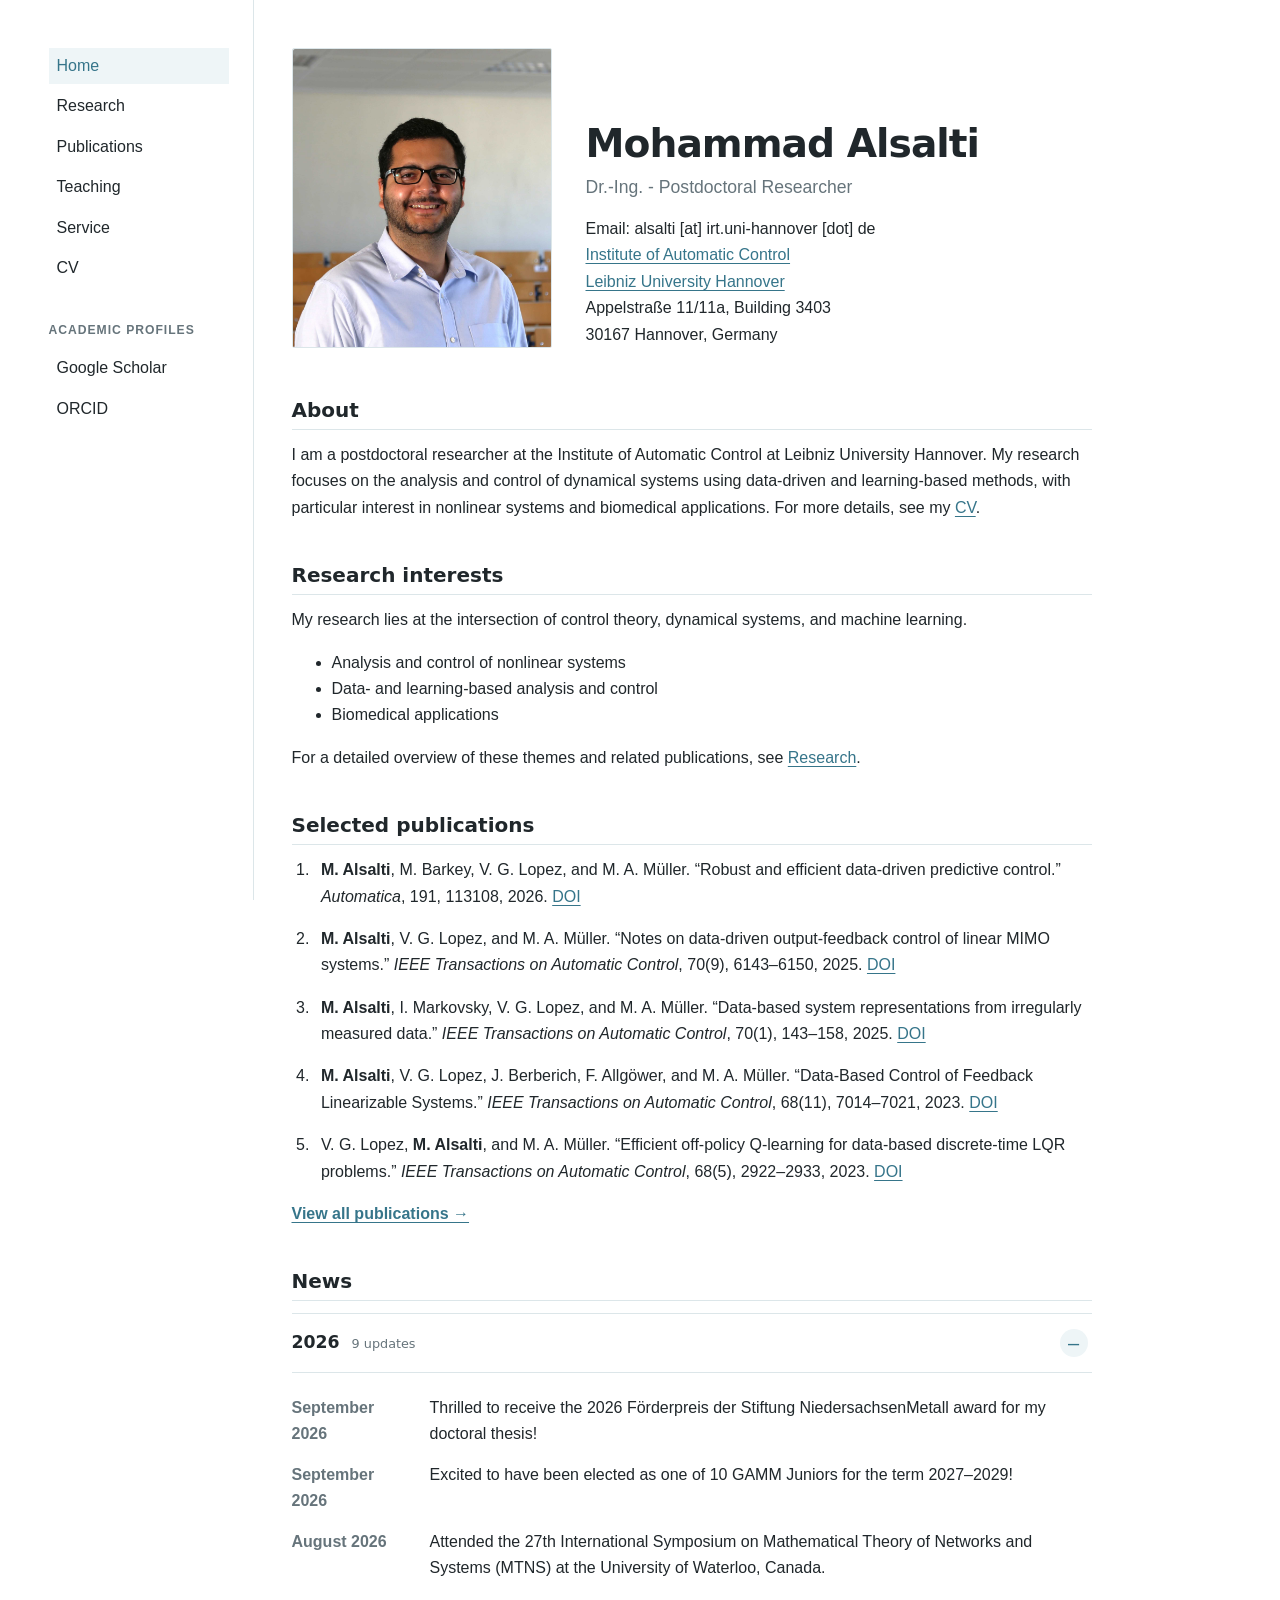
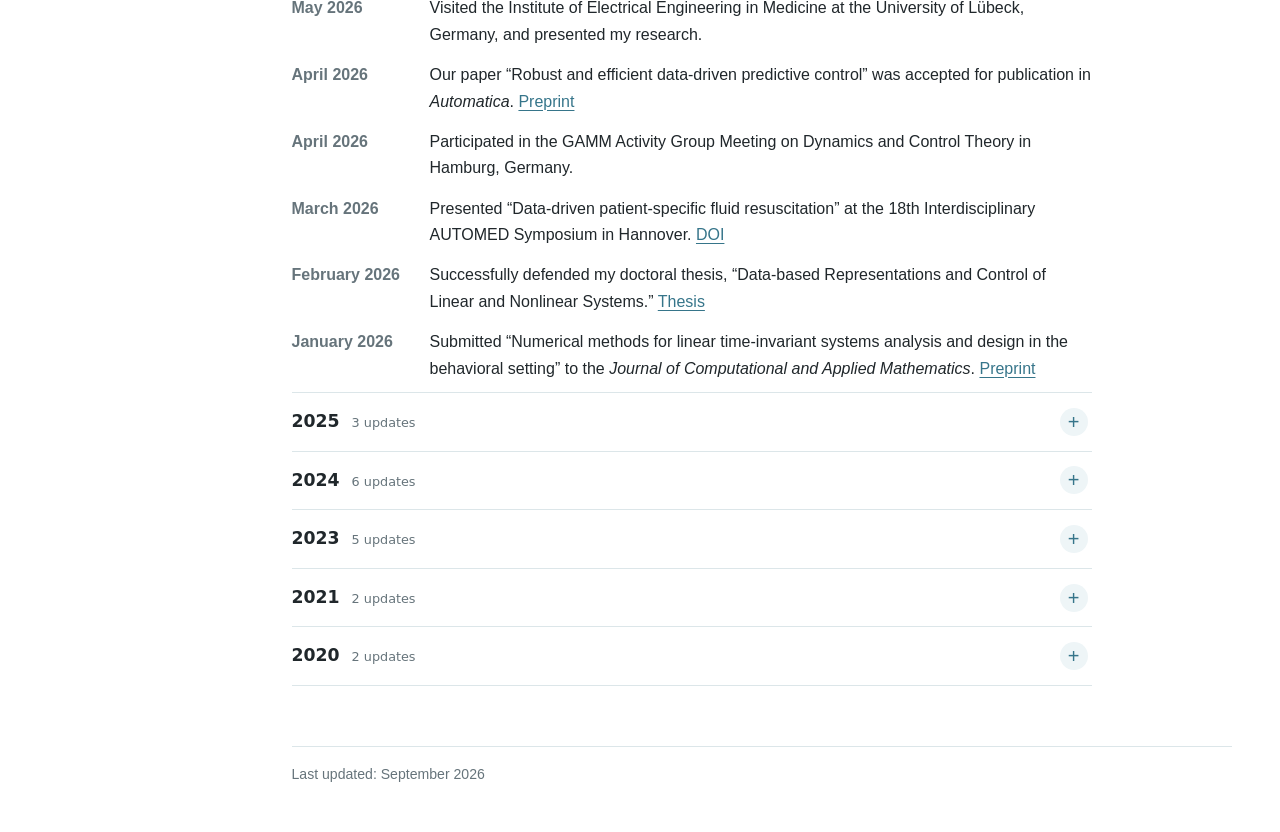
<file: index.html>
<!doctype html>
<html lang="en">
<head>
  <meta charset="utf-8">
  <meta name="viewport" content="width=device-width, initial-scale=1">
  <meta name="description" content="Academic homepage of Dr.-Ing. Mohammad Alsalti">
  <title>Mohammad Alsalti | Academic Homepage</title>
  <link rel="stylesheet" href="style.css">
</head>

<body>
  <!--
    EDITING GUIDE
    1. Replace all placeholder text beginning with "Your".
    2. Replace example links (#) with your real links.
    3. To add your portrait, follow the instructions in the portrait block below.
    4. Save the file and open index.html in a web browser to see your changes.
  -->

  <div class="page">
    <aside class="sidebar">
      <nav aria-label="Main navigation">
        <a class="current" href="#home">Home</a>
        <a href="research.html">Research</a>
        <a href="publications.html">Publications</a>
        <a href="teaching.html">Teaching</a>
        <a href="service.html">Service</a>
        <a href="cv.html">CV</a>
      </nav>

      <div class="sidebar-group">
        <p class="sidebar-heading">Academic profiles</p>
        <a target="_blank" rel="noopener noreferrer" href="https://scholar.google.com/citations?user=Eq-fD5sAAAAJ&amp;hl=en">Google Scholar</a>
        <a target="_blank" rel="noopener noreferrer" href="https://orcid.org/0000-0003-4728-3477">ORCID</a>
      </div>
    </aside>

    <main id="home" class="content">
      <header class="introduction">
        <div class="portrait-placeholder">
          <img src="images/profile.jpg" alt="Portrait of Mohammad Alsalti">
        </div>

        <div class="identity">
          <h1>Mohammad Alsalti</h1>
          <p class="role">Dr.-Ing. - Postdoctoral Researcher</p>
          <address class="identity-contact">
            Email: alsalti [at] irt.uni-hannover [dot] de<br>
            <a target="_blank" rel="noopener noreferrer" href="https://www.irt.uni-hannover.de/en/">Institute of Automatic Control</a><br>
            <a target="_blank" rel="noopener noreferrer" href="https://www.uni-hannover.de/en/">Leibniz University Hannover</a><br>
            Appelstraße 11/11a, Building 3403<br>
            30167 Hannover, Germany
          </address>
        </div>
      </header>

      <section aria-labelledby="about-heading">
        <h2 id="about-heading">About</h2>
        <p>
          I am a postdoctoral researcher at the Institute of Automatic Control at
          Leibniz University Hannover. My research focuses on the analysis and
          control of dynamical systems using data-driven and learning-based
          methods, with particular interest in nonlinear systems and biomedical
          applications. For more details, see my <a href="cv.html">CV</a>.
        </p>
      </section>

      <section id="research" aria-labelledby="research-heading">
        <h2 id="research-heading">Research interests</h2>
        <p>
          My research lies at the intersection of control theory, dynamical
          systems, and machine learning.
        </p>
        <ul class="simple-list">
          <li>Analysis and control of nonlinear systems</li>
          <li>Data- and learning-based analysis and control</li>
          <li>Biomedical applications</li>
        </ul>
        <p>For a detailed overview of these themes and related publications, see <a href="research.html">Research</a>.</p>
      </section>

      <section aria-labelledby="publications-heading">
        <h2 id="publications-heading">Selected publications</h2>
        <ol class="publications">
          <li>
            <strong>M. Alsalti</strong>, M. Barkey, V. G. Lopez, and M. A. Müller.
            “Robust and efficient data-driven predictive control.”
            <em>Automatica</em>, 191, 113108, 2026.
            <a target="_blank" rel="noopener noreferrer" href="https://doi.org/10.1016/j.automatica.2026.113108">DOI</a>
          </li>
          <li>
            <strong>M. Alsalti</strong>, V. G. Lopez, and M. A. Müller.
            “Notes on data-driven output-feedback control of linear MIMO systems.”
            <em>IEEE Transactions on Automatic Control</em>, 70(9), 6143–6150, 2025.
            <a target="_blank" rel="noopener noreferrer" href="https://doi.org/10.1109/TAC.2025.3553073">DOI</a>
          </li>
          <li>
            <strong>M. Alsalti</strong>, I. Markovsky, V. G. Lopez, and M. A. Müller.
            “Data-based system representations from irregularly measured data.”
            <em>IEEE Transactions on Automatic Control</em>, 70(1), 143–158, 2025.
            <a target="_blank" rel="noopener noreferrer" href="https://doi.org/10.1109/TAC.2024.3423053">DOI</a>
          </li>
          <li>
            <strong>M. Alsalti</strong>, V. G. Lopez, J. Berberich, F. Allgöwer, and M. A. Müller.
            “Data-Based Control of Feedback Linearizable Systems.”
            <em>IEEE Transactions on Automatic Control</em>, 68(11), 7014–7021, 2023.
            <a target="_blank" rel="noopener noreferrer" href="https://doi.org/10.1109/TAC.2023.3249289">DOI</a>
          </li>
          <li>
            V. G. Lopez, <strong>M. Alsalti</strong>, and M. A. Müller.
            “Efficient off-policy Q-learning for data-based discrete-time LQR problems.”
            <em>IEEE Transactions on Automatic Control</em>, 68(5), 2922–2933, 2023.
            <a target="_blank" rel="noopener noreferrer" href="https://doi.org/10.1109/TAC.2023.3235967">DOI</a>
          </li>
        </ol>
        <p><a class="more-link" href="publications.html">View all publications →</a></p>
      </section>

      <section id="news" aria-labelledby="news-heading">
        <h2 id="news-heading">News</h2>

        <details class="news-disclosure" open>
          <summary>
            <h3 id="home-news-2026">
              <span class="news-year">2026</span>
              <span class="news-count">9 updates</span>
            </h3>
          </summary>
          <div class="news-year-content">
            <article class="news-item"><time datetime="2026-09">September 2026</time><p>Thrilled to receive the 2026 Förderpreis der Stiftung NiedersachsenMetall award for my doctoral thesis!</p></article>
            <article class="news-item"><time datetime="2026-09">September 2026</time><p>Excited to have been elected as one of 10 GAMM Juniors for the term 2027–2029!</p></article>
            <article class="news-item"><time datetime="2026-08">August 2026</time><p>Attended the 27th International Symposium on Mathematical Theory of Networks and Systems (MTNS) at the University of Waterloo, Canada.</p></article>
            <article class="news-item"><time datetime="2026-05">May 2026</time><p>Visited the Institute of Electrical Engineering in Medicine at the University of Lübeck, Germany, and presented my research.</p></article>
            <article class="news-item"><time datetime="2026-04">April 2026</time><p>Our paper “Robust and efficient data-driven predictive control” was accepted for publication in <em>Automatica</em>. <a target="_blank" rel="noopener noreferrer" href="https://doi.org/10.48550/arXiv.2409.18867">Preprint</a></p></article>
            <article class="news-item"><time datetime="2026-04">April 2026</time><p>Participated in the GAMM Activity Group Meeting on Dynamics and Control Theory in Hamburg, Germany.</p></article>
            <article class="news-item"><time datetime="2026-03">March 2026</time><p>Presented “Data-driven patient-specific fluid resuscitation” at the 18th Interdisciplinary AUTOMED Symposium in Hannover. <a target="_blank" rel="noopener noreferrer" href="https://doi.org/10.18416/AUTOMED.2026.2459">DOI</a></p></article>
            <article class="news-item">
              <time datetime="2026-02">February 2026</time>
              <p>Successfully defended my doctoral thesis, “Data-based Representations and Control of Linear and Nonlinear Systems.” <a target="_blank" rel="noopener noreferrer" href="https://doi.org/10.15488/20761">Thesis</a></p>
            </article>
            <article class="news-item"><time datetime="2026-01">January 2026</time><p>Submitted “Numerical methods for linear time-invariant systems analysis and design in the behavioral setting” to the <em>Journal of Computational and Applied Mathematics</em>. <a target="_blank" rel="noopener noreferrer" href="https://doi.org/10.15488/20620">Preprint</a></p></article>
          </div>
        </details>

        <details class="news-disclosure">
          <summary>
            <h3 id="home-news-2025">
              <span class="news-year">2025</span>
              <span class="news-count">3 updates</span>
            </h3>
          </summary>
          <div class="news-year-content">
            <article class="news-item"><time datetime="2025-11">November 2025</time><p>Submitted “Data-driven stabilization of nonlinear systems via descriptor embedding” to <em>IEEE Transactions on Automatic Control</em>. <a target="_blank" rel="noopener noreferrer" href="https://doi.org/10.48550/arXiv.2511.01457">Preprint</a></p></article>
            <article class="news-item"><time datetime="2025-11">November 2025</time><p>Submitted “A hierarchical multi-rate model predictive control based test environment for autonomous vehicles” to <em>IEEE Transactions on Intelligent Vehicles</em>. <a target="_blank" rel="noopener noreferrer" href="https://doi.org/10.36227/techrxiv.176315365.59955356/v1">Preprint</a></p></article>
            <article class="news-item"><time datetime="2025-03">March 2025</time><p>Our paper “Notes on Data-driven Output-feedback Control of Linear MIMO Systems” was accepted for publication in <em>IEEE Transactions on Automatic Control</em>. <a target="_blank" rel="noopener noreferrer" href="https://doi.org/10.1109/TAC.2025.3553073">DOI</a> · <a target="_blank" rel="noopener noreferrer" href="https://doi.org/10.48550/arXiv.2311.17484">Preprint</a></p></article>
          </div>
        </details>

        <details class="news-disclosure">
          <summary>
            <h3 id="home-news-2024">
              <span class="news-year">2024</span>
              <span class="news-count">6 updates</span>
            </h3>
          </summary>
          <div class="news-year-content">
            <article class="news-item"><time datetime="2024-08">August 2024</time><p>Our paper “Identification from data with periodically missing output samples” was published in <em>Automatica</em>. <a target="_blank" rel="noopener noreferrer" href="https://doi.org/10.1016/j.automatica.2024.111869">DOI</a> · <a target="_blank" rel="noopener noreferrer" href="https://doi.org/10.15488/15821">Preprint</a></p></article>
            <article class="news-item"><time datetime="2024-07">July 2024</time><p>Presented “An efficient data-based Q-learning algorithm for optimal output feedback control of linear systems” at the 6th Learning for Dynamics &amp; Control Conference in Oxford, UK. <a target="_blank" rel="noopener noreferrer" href="https://proceedings.mlr.press/v242/alsalti24a.html">Proceedings</a> · <a target="_blank" rel="noopener noreferrer" href="https://doi.org/10.25835/zmlriehg">Code and preprint</a></p></article>
            <article class="news-item"><time datetime="2024-07">July 2024</time><p>Our paper “Data-based system representations from irregularly measured data” was accepted for publication in <em>IEEE Transactions on Automatic Control</em>. <a target="_blank" rel="noopener noreferrer" href="https://doi.org/10.1109/TAC.2024.3423053">DOI</a> · <a target="_blank" rel="noopener noreferrer" href="https://doi.org/10.48550/arXiv.2307.11589">Preprint</a></p></article>
            <article class="news-item"><time datetime="2024-06">June 2024</time><p>Presented “Sample- and computationally efficient data-driven predictive control” at the 22nd European Control Conference in Stockholm, Sweden. <a target="_blank" rel="noopener noreferrer" href="https://doi.org/10.48550/arXiv.2309.11238">Preprint</a></p></article>
            <article class="news-item"><time datetime="2024-04">April 2024</time><p>Started a three-month research stay with the Smart Manufacturing Systems group at the University of Groningen, working with Claudio De Persis on data-driven control techniques for nonlinear systems.</p></article>
            <article class="news-item"><time datetime="2024-03">March 2024</time><p>Participated in the VDI/VDE-GMA FA 2.15 Workshop on Fundamentals of Networked and Learning Systems in Günzburg, Germany.</p></article>
          </div>
        </details>

        <details class="news-disclosure">
          <summary>
            <h3 id="home-news-2023">
              <span class="news-year">2023</span>
              <span class="news-count">5 updates</span>
            </h3>
          </summary>
          <div class="news-year-content">
            <article class="news-item"><time datetime="2023-12">December 2023</time><p>Presented “On the design of persistently exciting inputs for data-driven control of linear and nonlinear systems” at the 62nd IEEE Conference on Decision and Control in Singapore. <a target="_blank" rel="noopener noreferrer" href="https://doi.org/10.1109/LCSYS.2023.3287133">DOI</a></p></article>
            <article class="news-item"><time datetime="2023-07">July 2023</time><p>Presented “Data-driven Nonlinear Predictive Control for Feedback Linearizable Systems” at the 22nd IFAC World Congress in Yokohama, Japan. <a target="_blank" rel="noopener noreferrer" href="https://doi.org/10.1016/j.ifacol.2023.10.1636">DOI</a> · <a target="_blank" rel="noopener noreferrer" href="https://arxiv.org/abs/2211.06339">Preprint</a></p></article>
            <article class="news-item"><time datetime="2023-06">June 2023</time><p>Our paper “On the design of persistently exciting inputs for data-driven control of linear and nonlinear systems” was accepted for publication in <em>IEEE Control Systems Letters</em>. <a target="_blank" rel="noopener noreferrer" href="https://doi.org/10.1109/LCSYS.2023.3287133">DOI</a></p></article>
            <article class="news-item"><time datetime="2023-02">February 2023</time><p>Our paper “Data-Based Control of Feedback Linearizable Systems” was accepted for publication in <em>IEEE Transactions on Automatic Control</em>. <a target="_blank" rel="noopener noreferrer" href="https://doi.org/10.1109/TAC.2023.3249289">DOI</a> · <a target="_blank" rel="noopener noreferrer" href="https://arxiv.org/abs/2204.01148">Preprint</a></p></article>
            <article class="news-item"><time datetime="2023-01">January 2023</time><p>Our paper “Efficient off-policy Q-learning for data-based discrete-time LQR problems” was accepted for publication in <em>IEEE Transactions on Automatic Control</em>. <a target="_blank" rel="noopener noreferrer" href="https://doi.org/10.1109/TAC.2023.3235967">DOI</a> · <a target="_blank" rel="noopener noreferrer" href="https://arxiv.org/abs/2105.07761">Preprint</a></p></article>
          </div>
        </details>

        <details class="news-disclosure">
          <summary>
            <h3 id="home-news-2021">
              <span class="news-year">2021</span>
              <span class="news-count">2 updates</span>
            </h3>
          </summary>
          <div class="news-year-content">
            <article class="news-item"><time datetime="2021-12">December 2021</time><p>Presented “Data-Based System Analysis and Control of Flat Nonlinear Systems” at the 60th IEEE Conference on Decision and Control in Austin, Texas. <a target="_blank" rel="noopener noreferrer" href="https://doi.org/10.1109/CDC45484.2021.9683327">DOI</a></p></article>
            <article class="news-item"><time datetime="2021-10">October 2021</time><p>Our paper “Design and In Silico Evaluation of a Closed-Loop Hemorrhage Resuscitation Algorithm With Blood Pressure as Controlled Variable” was accepted for publication in the <em>ASME Journal of Dynamic Systems, Measurement, and Control</em>. <a target="_blank" rel="noopener noreferrer" href="https://doi.org/10.1115/1.4052312">DOI</a></p></article>
          </div>
        </details>

        <details class="news-disclosure">
          <summary>
            <h3 id="home-news-2020">
              <span class="news-year">2020</span>
              <span class="news-count">2 updates</span>
            </h3>
          </summary>
          <div class="news-year-content">
            <article class="news-item"><time datetime="2020-09">September 2020</time><p>Started my doctoral studies at the Institute of Automatic Control at Leibniz University Hannover.</p></article>
            <article class="news-item"><time datetime="2020-06">June 2020</time><p>Successfully defended my Master's thesis, “Development and In-Silico Evaluation of a Closed-Loop Fluid Resuscitation Control Algorithm With Mean Arterial Pressure Feedback.” <a target="_blank" rel="noopener noreferrer" href="https://doi.org/10.13016/stfh-b4bq">Thesis</a></p></article>
          </div>
        </details>
      </section>

      <footer>
        <p>Last updated: September 2026</p>
      </footer>
    </main>
  </div>
</body>
</html>
</file>
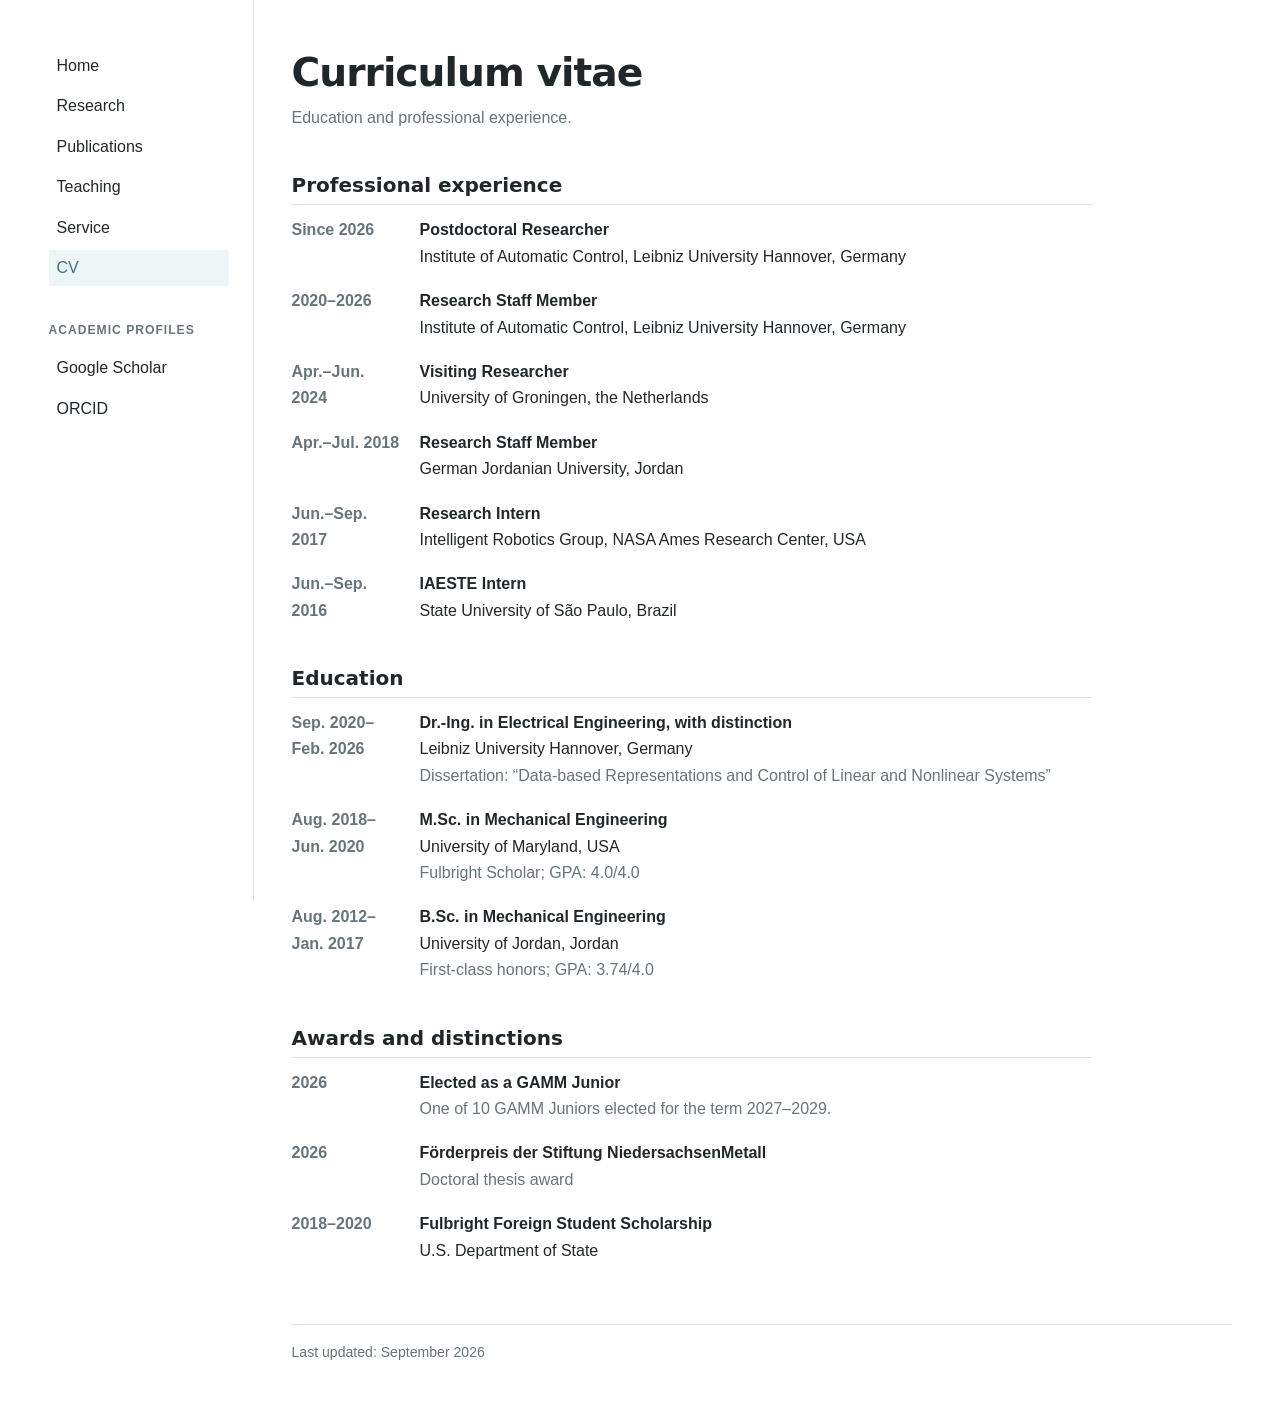
<file: cv.html>
<!doctype html>
<html lang="en">
<head>
  <meta charset="utf-8">
  <meta name="viewport" content="width=device-width, initial-scale=1">
  <meta name="description" content="Curriculum vitae of Dr.-Ing. Mohammad Alsalti">
  <title>CV | Mohammad Alsalti</title>
  <link rel="stylesheet" href="style.css">
</head>
<body>
  <div class="page">
    <aside class="sidebar">
      <nav aria-label="Main navigation">
        <a href="index.html">Home</a>
        <a href="research.html">Research</a>
        <a href="publications.html">Publications</a>
        <a href="teaching.html">Teaching</a>
        <a href="service.html">Service</a>
        <a class="current" href="cv.html">CV</a>
      </nav>
      <div class="sidebar-group">
        <p class="sidebar-heading">Academic profiles</p>
        <a target="_blank" rel="noopener noreferrer" href="https://scholar.google.com/citations?user=Eq-fD5sAAAAJ&amp;hl=en">Google Scholar</a>
        <a target="_blank" rel="noopener noreferrer" href="https://orcid.org/0000-0003-4728-3477">ORCID</a>
      </div>
    </aside>

    <main class="content">
      <header class="page-header">
        <h1>Curriculum vitae</h1>
        <p>Education and professional experience.</p>
      </header>

      <section aria-labelledby="experience-heading">
        <h2 id="experience-heading">Professional experience</h2>
        <dl class="timeline">
          <div><dt>Since 2026</dt><dd><strong>Postdoctoral Researcher</strong><br>Institute of Automatic Control, Leibniz University Hannover, Germany</dd></div>
          <div><dt>2020–2026</dt><dd><strong>Research Staff Member</strong><br>Institute of Automatic Control, Leibniz University Hannover, Germany</dd></div>
          <div><dt>Apr.–Jun. 2024</dt><dd><strong>Visiting Researcher</strong><br>University of Groningen, the Netherlands</dd></div>
          <div><dt>Apr.–Jul. 2018</dt><dd><strong>Research Staff Member</strong><br>German Jordanian University, Jordan</dd></div>
          <div><dt>Jun.–Sep. 2017</dt><dd><strong>Research Intern</strong><br>Intelligent Robotics Group, NASA Ames Research Center, USA</dd></div>
          <div><dt>Jun.–Sep. 2016</dt><dd><strong>IAESTE Intern</strong><br>State University of São Paulo, Brazil</dd></div>
        </dl>
      </section>

      <section aria-labelledby="education-heading">
        <h2 id="education-heading">Education</h2>
        <dl class="timeline">
          <div><dt>Sep. 2020–Feb. 2026</dt><dd><strong>Dr.-Ing. in Electrical Engineering, with distinction</strong><br>Leibniz University Hannover, Germany<br><span class="detail">Dissertation: “Data-based Representations and Control of Linear and Nonlinear Systems”</span></dd></div>
          <div><dt>Aug. 2018–Jun. 2020</dt><dd><strong>M.Sc. in Mechanical Engineering</strong><br>University of Maryland, USA<br><span class="detail">Fulbright Scholar; GPA: 4.0/4.0</span></dd></div>
          <div><dt>Aug. 2012–Jan. 2017</dt><dd><strong>B.Sc. in Mechanical Engineering</strong><br>University of Jordan, Jordan<br><span class="detail">First-class honors; GPA: 3.74/4.0</span></dd></div>
        </dl>
      </section>

      <section aria-labelledby="awards-heading">
        <h2 id="awards-heading">Awards and distinctions</h2>
        <dl class="timeline">
          <div><dt>2026</dt><dd><strong>Elected as a GAMM Junior</strong><br><span class="detail">One of 10 GAMM Juniors elected for the term 2027–2029.</span></dd></div>
          <div><dt>2026</dt><dd><strong>Förderpreis der Stiftung NiedersachsenMetall</strong><br><span class="detail">Doctoral thesis award</span></dd></div>
          <div><dt>2018–2020</dt><dd><strong>Fulbright Foreign Student Scholarship</strong><br>U.S. Department of State</dd></div>
        </dl>
      </section>

      <footer><p>Last updated: September 2026</p></footer>
    </main>
  </div>
</body>
</html>
</file>
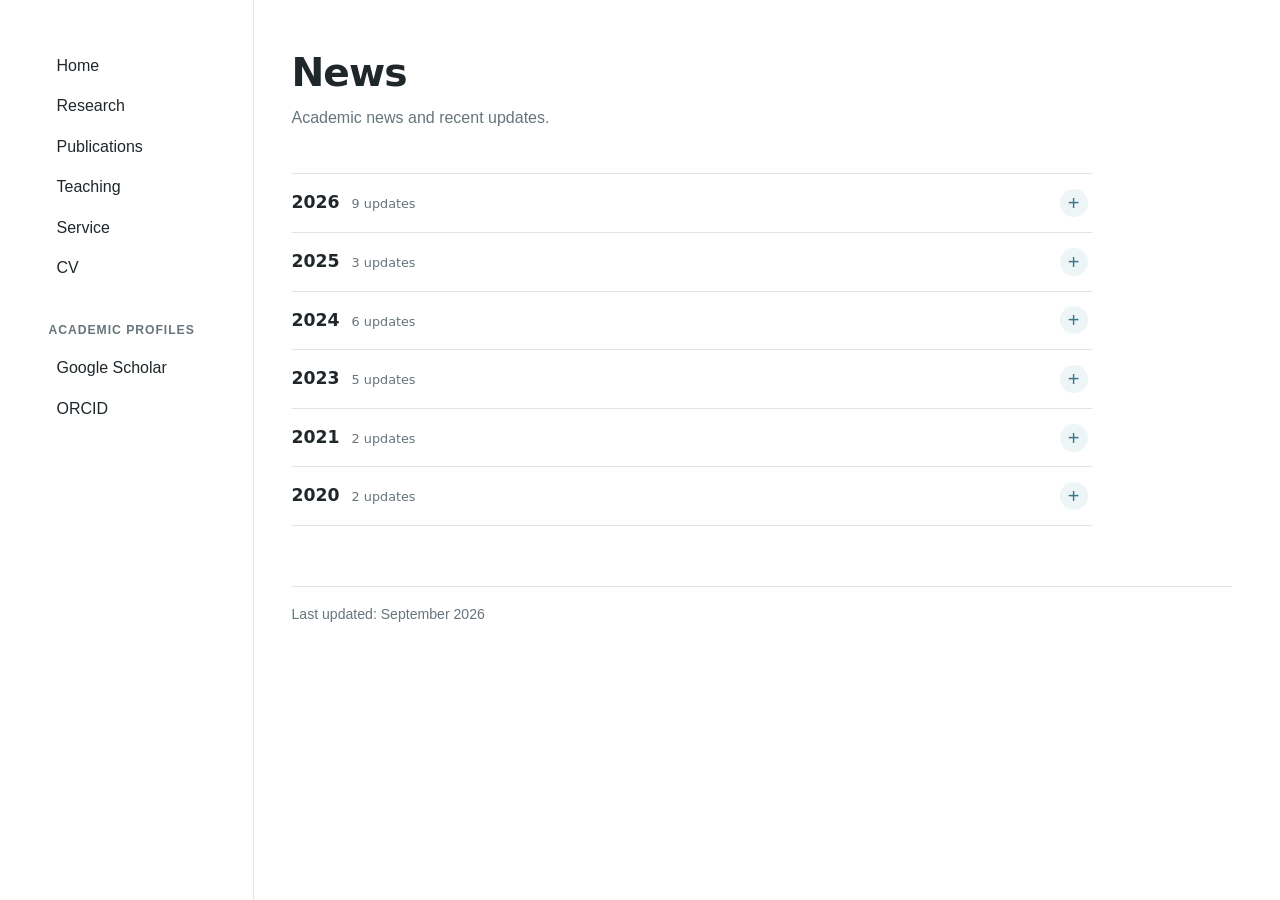
<file: news.html>
<!doctype html>
<html lang="en">
<head>
  <meta charset="utf-8">
  <meta name="viewport" content="width=device-width, initial-scale=1">
  <meta name="description" content="News and updates from Dr.-Ing. Mohammad Alsalti">
  <title>News | Mohammad Alsalti</title>
  <link rel="stylesheet" href="style.css">
</head>
<body>
  <div class="page">
    <aside class="sidebar">
      <nav aria-label="Main navigation">
        <a href="index.html">Home</a>
        <a href="research.html">Research</a>
        <a href="publications.html">Publications</a>
        <a href="teaching.html">Teaching</a>
        <a href="service.html">Service</a>
        <a href="cv.html">CV</a>
      </nav>
      <div class="sidebar-group">
        <p class="sidebar-heading">Academic profiles</p>
        <a target="_blank" rel="noopener noreferrer" href="https://scholar.google.com/citations?user=Eq-fD5sAAAAJ&amp;hl=en">Google Scholar</a>
        <a target="_blank" rel="noopener noreferrer" href="https://orcid.org/0000-0003-4728-3477">ORCID</a>
      </div>
    </aside>

    <main class="content">
      <header class="page-header">
        <h1>News</h1>
        <p>Academic news and recent updates.</p>
      </header>

      <details class="news-disclosure">
        <summary>
          <h2 id="news-2026">
            <span class="news-year">2026</span>
            <span class="news-count">9 updates</span>
          </h2>
        </summary>
        <div class="news-year-content">
          <article class="news-item"><time datetime="2026-09">September 2026</time><p>Thrilled to receive the 2026 Förderpreis der Stiftung NiedersachsenMetall award for my doctoral thesis!</p></article>
          <article class="news-item"><time datetime="2026-09">September 2026</time><p>Excited to have been elected as one of 10 GAMM Juniors for the term 2027–2029!</p></article>
          <article class="news-item"><time datetime="2026-08">August 2026</time><p>Attended the 27th International Symposium on Mathematical Theory of Networks and Systems (MTNS) at the University of Waterloo, Canada.</p></article>
          <article class="news-item"><time datetime="2026-05">May 2026</time><p>Visited the Institute of Electrical Engineering in Medicine at the University of Lübeck, Germany, and presented my research.</p></article>
          <article class="news-item"><time datetime="2026-04">April 2026</time><p>Our paper “Robust and efficient data-driven predictive control” was accepted for publication in <em>Automatica</em>. <a target="_blank" rel="noopener noreferrer" href="https://doi.org/10.48550/arXiv.2409.18867">Preprint</a></p></article>
          <article class="news-item"><time datetime="2026-04">April 2026</time><p>Participated in the GAMM Activity Group Meeting on Dynamics and Control Theory in Hamburg, Germany.</p></article>
          <article class="news-item"><time datetime="2026-03">March 2026</time><p>Presented “Data-driven patient-specific fluid resuscitation” at the 18th Interdisciplinary AUTOMED Symposium in Hannover. <a target="_blank" rel="noopener noreferrer" href="https://doi.org/10.18416/AUTOMED.2026.2459">DOI</a></p></article>
          <article class="news-item">
            <time datetime="2026-02">February 2026</time>
            <p>Successfully defended my doctoral thesis, “Data-based Representations and Control of Linear and Nonlinear Systems.” <a target="_blank" rel="noopener noreferrer" href="https://doi.org/10.15488/20761">Thesis</a></p>
          </article>
          <article class="news-item"><time datetime="2026-01">January 2026</time><p>Submitted “Numerical methods for linear time-invariant systems analysis and design in the behavioral setting” to the <em>Journal of Computational and Applied Mathematics</em>. <a target="_blank" rel="noopener noreferrer" href="https://doi.org/10.15488/20620">Preprint</a></p></article>
        </div>
      </details>

      <details class="news-disclosure">
        <summary>
          <h2 id="news-2025">
            <span class="news-year">2025</span>
            <span class="news-count">3 updates</span>
          </h2>
        </summary>
        <div class="news-year-content">
          <article class="news-item"><time datetime="2025-11">November 2025</time><p>Submitted “Data-driven stabilization of nonlinear systems via descriptor embedding” to <em>IEEE Transactions on Automatic Control</em>. <a target="_blank" rel="noopener noreferrer" href="https://doi.org/10.48550/arXiv.2511.01457">Preprint</a></p></article>
          <article class="news-item"><time datetime="2025-11">November 2025</time><p>Submitted “A hierarchical multi-rate model predictive control based test environment for autonomous vehicles” to <em>IEEE Transactions on Intelligent Vehicles</em>. <a target="_blank" rel="noopener noreferrer" href="https://doi.org/10.36227/techrxiv.176315365.59955356/v1">Preprint</a></p></article>
          <article class="news-item"><time datetime="2025-03">March 2025</time><p>Our paper “Notes on Data-driven Output-feedback Control of Linear MIMO Systems” was accepted for publication in <em>IEEE Transactions on Automatic Control</em>. <a target="_blank" rel="noopener noreferrer" href="https://doi.org/10.1109/TAC.2025.3553073">DOI</a> · <a target="_blank" rel="noopener noreferrer" href="https://doi.org/10.48550/arXiv.2311.17484">Preprint</a></p></article>
        </div>
      </details>

      <details class="news-disclosure">
        <summary>
          <h2 id="news-2024">
            <span class="news-year">2024</span>
            <span class="news-count">6 updates</span>
          </h2>
        </summary>
        <div class="news-year-content">
          <article class="news-item"><time datetime="2024-08">August 2024</time><p>Our paper “Identification from data with periodically missing output samples” was published in <em>Automatica</em>. <a target="_blank" rel="noopener noreferrer" href="https://doi.org/10.1016/j.automatica.2024.111869">DOI</a> · <a target="_blank" rel="noopener noreferrer" href="https://doi.org/10.15488/15821">Preprint</a></p></article>
          <article class="news-item"><time datetime="2024-07">July 2024</time><p>Presented “An efficient data-based Q-learning algorithm for optimal output feedback control of linear systems” at the 6th Learning for Dynamics &amp; Control Conference in Oxford, UK. <a target="_blank" rel="noopener noreferrer" href="https://proceedings.mlr.press/v242/alsalti24a.html">Proceedings</a> · <a target="_blank" rel="noopener noreferrer" href="https://doi.org/10.25835/zmlriehg">Code and preprint</a></p></article>
          <article class="news-item"><time datetime="2024-07">July 2024</time><p>Our paper “Data-based system representations from irregularly measured data” was accepted for publication in <em>IEEE Transactions on Automatic Control</em>. <a target="_blank" rel="noopener noreferrer" href="https://doi.org/10.1109/TAC.2024.3423053">DOI</a> · <a target="_blank" rel="noopener noreferrer" href="https://doi.org/10.48550/arXiv.2307.11589">Preprint</a></p></article>
          <article class="news-item"><time datetime="2024-06">June 2024</time><p>Presented “Sample- and computationally efficient data-driven predictive control” at the 22nd European Control Conference in Stockholm, Sweden. <a target="_blank" rel="noopener noreferrer" href="https://doi.org/10.48550/arXiv.2309.11238">Preprint</a></p></article>
          <article class="news-item"><time datetime="2024-04">April 2024</time><p>Started a three-month research stay with the Smart Manufacturing Systems group at the University of Groningen, working with Claudio De Persis on data-driven control techniques for nonlinear systems.</p></article>
          <article class="news-item"><time datetime="2024-03">March 2024</time><p>Participated in the VDI/VDE-GMA FA 2.15 Workshop on Fundamentals of Networked and Learning Systems in Günzburg, Germany.</p></article>
        </div>
      </details>

      <details class="news-disclosure">
        <summary>
          <h2 id="news-2023">
            <span class="news-year">2023</span>
            <span class="news-count">5 updates</span>
          </h2>
        </summary>
        <div class="news-year-content">
          <article class="news-item"><time datetime="2023-12">December 2023</time><p>Presented “On the design of persistently exciting inputs for data-driven control of linear and nonlinear systems” at the 62nd IEEE Conference on Decision and Control in Singapore. <a target="_blank" rel="noopener noreferrer" href="https://doi.org/10.1109/LCSYS.2023.3287133">DOI</a></p></article>
          <article class="news-item"><time datetime="2023-07">July 2023</time><p>Presented “Data-driven Nonlinear Predictive Control for Feedback Linearizable Systems” at the 22nd IFAC World Congress in Yokohama, Japan. <a target="_blank" rel="noopener noreferrer" href="https://doi.org/10.1016/j.ifacol.2023.10.1636">DOI</a> · <a target="_blank" rel="noopener noreferrer" href="https://arxiv.org/abs/2211.06339">Preprint</a></p></article>
          <article class="news-item"><time datetime="2023-06">June 2023</time><p>Our paper “On the design of persistently exciting inputs for data-driven control of linear and nonlinear systems” was accepted for publication in <em>IEEE Control Systems Letters</em>. <a target="_blank" rel="noopener noreferrer" href="https://doi.org/10.1109/LCSYS.2023.3287133">DOI</a></p></article>
          <article class="news-item"><time datetime="2023-02">February 2023</time><p>Our paper “Data-Based Control of Feedback Linearizable Systems” was accepted for publication in <em>IEEE Transactions on Automatic Control</em>. <a target="_blank" rel="noopener noreferrer" href="https://doi.org/10.1109/TAC.2023.3249289">DOI</a> · <a target="_blank" rel="noopener noreferrer" href="https://arxiv.org/abs/2204.01148">Preprint</a></p></article>
          <article class="news-item"><time datetime="2023-01">January 2023</time><p>Our paper “Efficient off-policy Q-learning for data-based discrete-time LQR problems” was accepted for publication in <em>IEEE Transactions on Automatic Control</em>. <a target="_blank" rel="noopener noreferrer" href="https://doi.org/10.1109/TAC.2023.3235967">DOI</a> · <a target="_blank" rel="noopener noreferrer" href="https://arxiv.org/abs/2105.07761">Preprint</a></p></article>
        </div>
      </details>

      <details class="news-disclosure">
        <summary>
          <h2 id="news-2021">
            <span class="news-year">2021</span>
            <span class="news-count">2 updates</span>
          </h2>
        </summary>
        <div class="news-year-content">
          <article class="news-item"><time datetime="2021-12">December 2021</time><p>Presented “Data-Based System Analysis and Control of Flat Nonlinear Systems” at the 60th IEEE Conference on Decision and Control in Austin, Texas. <a target="_blank" rel="noopener noreferrer" href="https://doi.org/10.1109/CDC45484.2021.9683327">DOI</a></p></article>
          <article class="news-item"><time datetime="2021-10">October 2021</time><p>Our paper “Design and In Silico Evaluation of a Closed-Loop Hemorrhage Resuscitation Algorithm With Blood Pressure as Controlled Variable” was accepted for publication in the <em>ASME Journal of Dynamic Systems, Measurement, and Control</em>. <a target="_blank" rel="noopener noreferrer" href="https://doi.org/10.1115/1.4052312">DOI</a></p></article>
        </div>
      </details>

      <details class="news-disclosure">
        <summary>
          <h2 id="news-2020">
            <span class="news-year">2020</span>
            <span class="news-count">2 updates</span>
          </h2>
        </summary>
        <div class="news-year-content">
          <article class="news-item"><time datetime="2020-09">September 2020</time><p>Started my doctoral studies at the Institute of Automatic Control at Leibniz University Hannover.</p></article>
          <article class="news-item"><time datetime="2020-06">June 2020</time><p>Successfully defended my Master's thesis, “Development and In-Silico Evaluation of a Closed-Loop Fluid Resuscitation Control Algorithm With Mean Arterial Pressure Feedback.” <a target="_blank" rel="noopener noreferrer" href="https://doi.org/10.13016/stfh-b4bq">Thesis</a></p></article>
        </div>
      </details>

      <footer><p>Last updated: September 2026</p></footer>
    </main>
  </div>
</body>
</html>
</file>
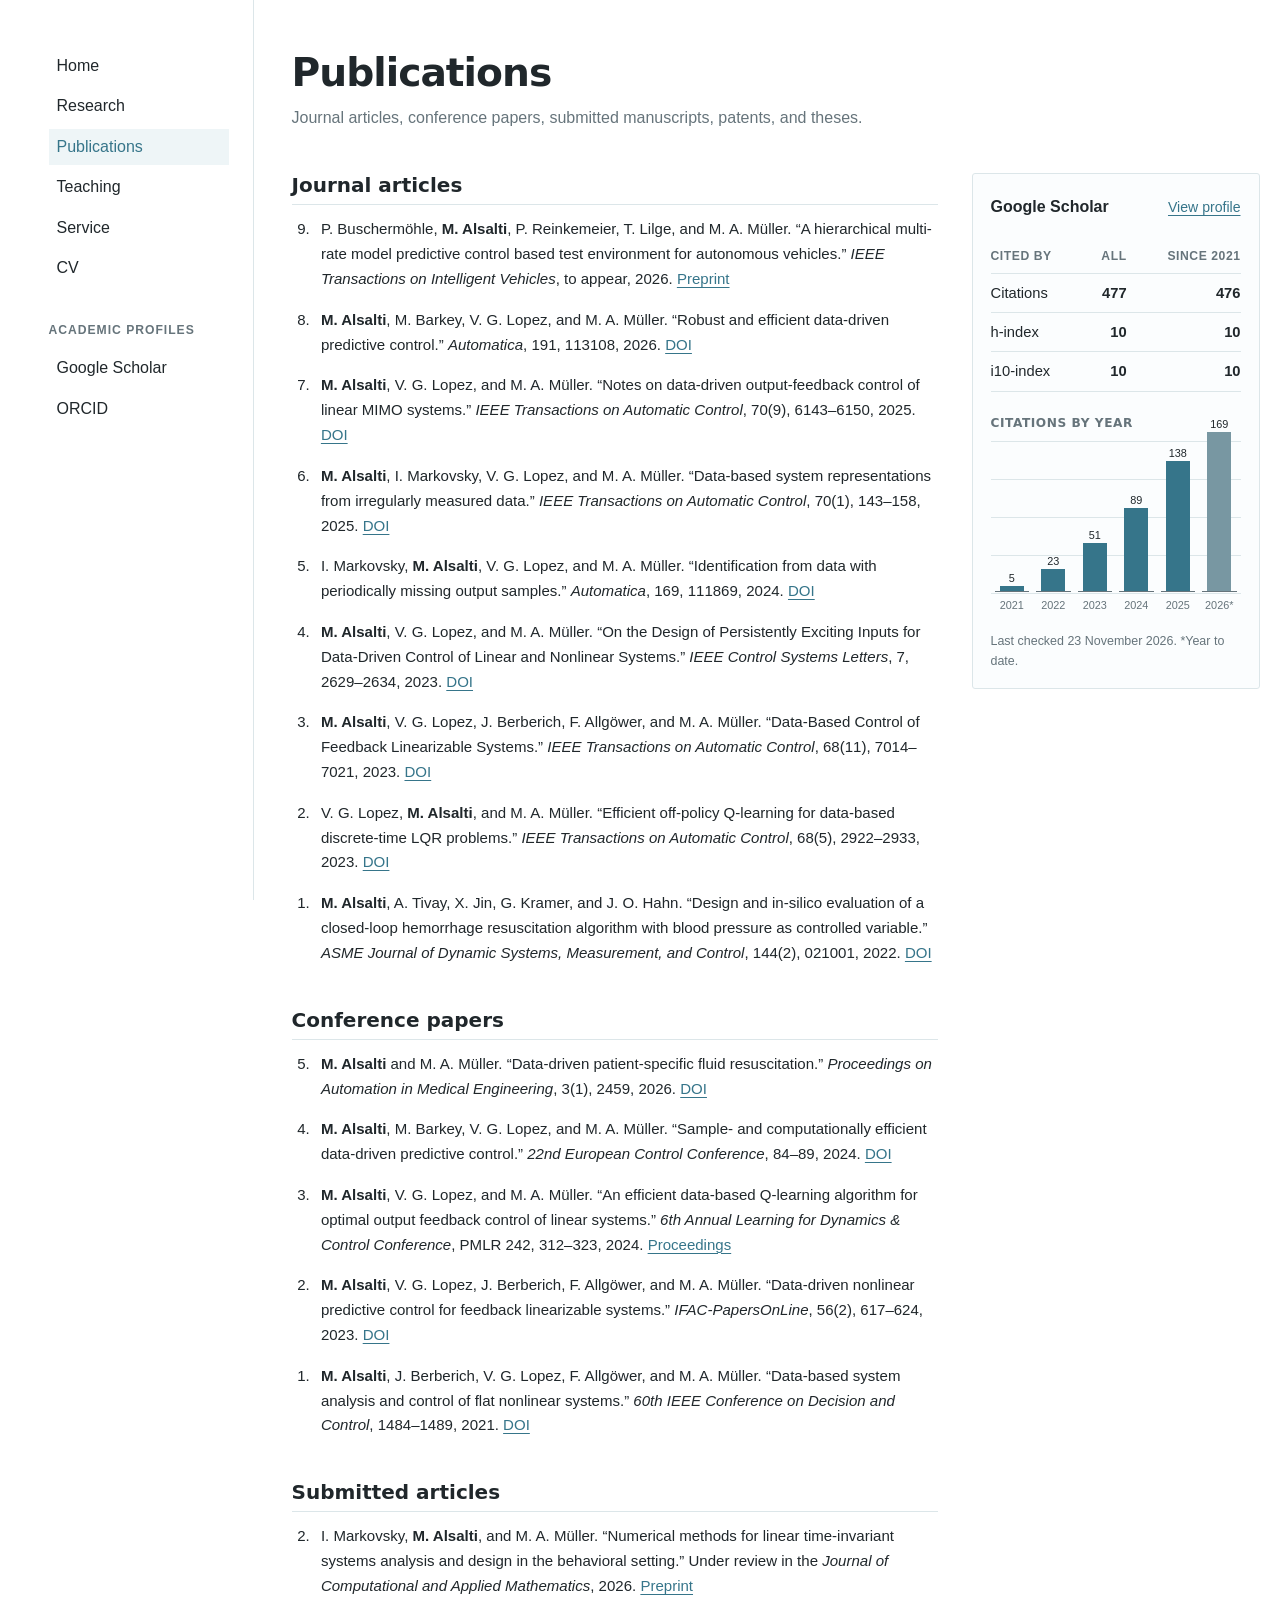
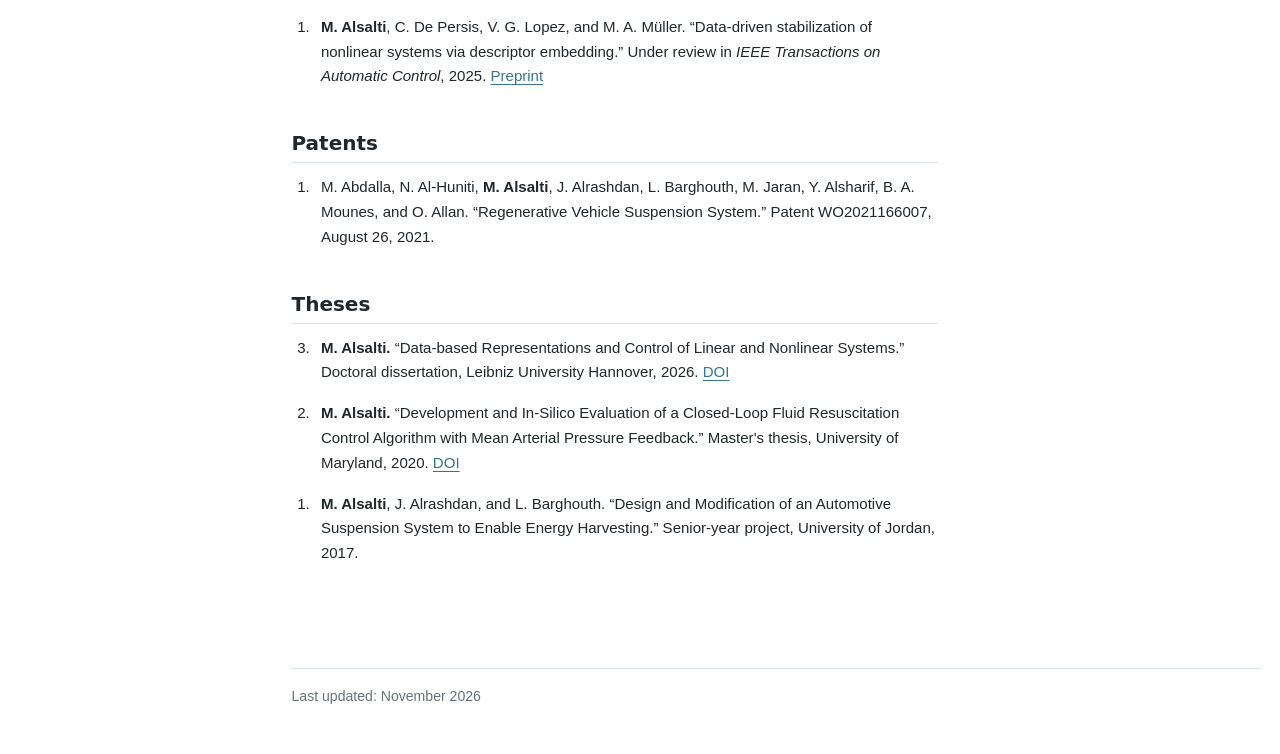
<file: publications.html>
<!doctype html>
<html lang="en">
<head>
  <meta charset="utf-8">
  <meta name="viewport" content="width=device-width, initial-scale=1">
  <meta name="description" content="Publications by Dr.-Ing. Mohammad Alsalti">
  <title>Publications | Mohammad Alsalti</title>
  <link rel="stylesheet" href="style.css?v=20260729">
</head>
<body>
  <div class="page">
    <aside class="sidebar">
      <nav aria-label="Main navigation">
        <a href="index.html">Home</a><a href="research.html">Research</a>
        <a class="current" href="publications.html">Publications</a><a href="teaching.html">Teaching</a>
        <a href="service.html">Service</a><a href="cv.html">CV</a>
      </nav>
      <div class="sidebar-group">
        <p class="sidebar-heading">Academic profiles</p>
        <a target="_blank" rel="noopener noreferrer" href="https://scholar.google.com/citations?user=Eq-fD5sAAAAJ&amp;hl=en">Google Scholar</a>
        <a target="_blank" rel="noopener noreferrer" href="https://orcid.org/0000-0003-4728-3477">ORCID</a>
      </div>
    </aside>

    <main class="content publications-page">
      <header class="page-header">
        <h1>Publications</h1>
        <p>Journal articles, conference papers, submitted manuscripts, patents, and theses.</p>
      </header>

      <div class="publications-layout">
        <div class="publication-list-column">
          <section aria-labelledby="journals-heading">
        <h2 id="journals-heading">Journal articles</h2>
        <ol class="publications reversed" reversed>
          <li>P. Buschermöhle, <strong>M. Alsalti</strong>, P. Reinkemeier, T. Lilge, and M. A. Müller. “A hierarchical multi-rate model predictive control based test environment for autonomous vehicles.” <em>IEEE Transactions on Intelligent Vehicles</em>, to appear, 2026. <a target="_blank" rel="noopener noreferrer" href="https://doi.org/10.36227/techrxiv.176315365.59955356/v1">Preprint</a></li>
          <li><strong>M. Alsalti</strong>, M. Barkey, V. G. Lopez, and M. A. Müller. “Robust and efficient data-driven predictive control.” <em>Automatica</em>, 191, 113108, 2026. <a target="_blank" rel="noopener noreferrer" href="https://doi.org/10.1016/j.automatica.2026.113108">DOI</a></li>
          <li><strong>M. Alsalti</strong>, V. G. Lopez, and M. A. Müller. “Notes on data-driven output-feedback control of linear MIMO systems.” <em>IEEE Transactions on Automatic Control</em>, 70(9), 6143–6150, 2025. <a target="_blank" rel="noopener noreferrer" href="https://doi.org/10.1109/TAC.2025.3553073">DOI</a></li>
          <li><strong>M. Alsalti</strong>, I. Markovsky, V. G. Lopez, and M. A. Müller. “Data-based system representations from irregularly measured data.” <em>IEEE Transactions on Automatic Control</em>, 70(1), 143–158, 2025. <a target="_blank" rel="noopener noreferrer" href="https://doi.org/10.1109/TAC.2024.3423053">DOI</a></li>
          <li>I. Markovsky, <strong>M. Alsalti</strong>, V. G. Lopez, and M. A. Müller. “Identification from data with periodically missing output samples.” <em>Automatica</em>, 169, 111869, 2024. <a target="_blank" rel="noopener noreferrer" href="https://doi.org/10.1016/j.automatica.2024.111869">DOI</a></li>
          <li><strong>M. Alsalti</strong>, V. G. Lopez, and M. A. Müller. “On the Design of Persistently Exciting Inputs for Data-Driven Control of Linear and Nonlinear Systems.” <em>IEEE Control Systems Letters</em>, 7, 2629–2634, 2023. <a target="_blank" rel="noopener noreferrer" href="https://doi.org/10.1109/LCSYS.2023.3287133">DOI</a></li>
          <li><strong>M. Alsalti</strong>, V. G. Lopez, J. Berberich, F. Allgöwer, and M. A. Müller. “Data-Based Control of Feedback Linearizable Systems.” <em>IEEE Transactions on Automatic Control</em>, 68(11), 7014–7021, 2023. <a target="_blank" rel="noopener noreferrer" href="https://doi.org/10.1109/TAC.2023.3249289">DOI</a></li>
          <li>V. G. Lopez, <strong>M. Alsalti</strong>, and M. A. Müller. “Efficient off-policy Q-learning for data-based discrete-time LQR problems.” <em>IEEE Transactions on Automatic Control</em>, 68(5), 2922–2933, 2023. <a target="_blank" rel="noopener noreferrer" href="https://doi.org/10.1109/TAC.2023.3235967">DOI</a></li>
          <li><strong>M. Alsalti</strong>, A. Tivay, X. Jin, G. Kramer, and J. O. Hahn. “Design and in-silico evaluation of a closed-loop hemorrhage resuscitation algorithm with blood pressure as controlled variable.” <em>ASME Journal of Dynamic Systems, Measurement, and Control</em>, 144(2), 021001, 2022. <a target="_blank" rel="noopener noreferrer" href="https://doi.org/10.1115/1.4052312">DOI</a></li>
        </ol>
          </section>

          <section aria-labelledby="conferences-heading">
        <h2 id="conferences-heading">Conference papers</h2>
        <ol class="publications reversed" reversed>
          <li><strong>M. Alsalti</strong> and M. A. Müller. “Data-driven patient-specific fluid resuscitation.” <em>Proceedings on Automation in Medical Engineering</em>, 3(1), 2459, 2026. <a target="_blank" rel="noopener noreferrer" href="https://doi.org/10.18416/AUTOMED.2026.2459">DOI</a></li>
          <li><strong>M. Alsalti</strong>, M. Barkey, V. G. Lopez, and M. A. Müller. “Sample- and computationally efficient data-driven predictive control.” <em>22nd European Control Conference</em>, 84–89, 2024. <a target="_blank" rel="noopener noreferrer" href="https://doi.org/10.23919/ECC64448.2024.10591022">DOI</a></li>
          <li><strong>M. Alsalti</strong>, V. G. Lopez, and M. A. Müller. “An efficient data-based Q-learning algorithm for optimal output feedback control of linear systems.” <em>6th Annual Learning for Dynamics &amp; Control Conference</em>, PMLR 242, 312–323, 2024. <a target="_blank" rel="noopener noreferrer" href="https://proceedings.mlr.press/v242/alsalti24a.html">Proceedings</a></li>
          <li><strong>M. Alsalti</strong>, V. G. Lopez, J. Berberich, F. Allgöwer, and M. A. Müller. “Data-driven nonlinear predictive control for feedback linearizable systems.” <em>IFAC-PapersOnLine</em>, 56(2), 617–624, 2023. <a target="_blank" rel="noopener noreferrer" href="https://doi.org/10.1016/j.ifacol.2023.10.1636">DOI</a></li>
          <li><strong>M. Alsalti</strong>, J. Berberich, V. G. Lopez, F. Allgöwer, and M. A. Müller. “Data-based system analysis and control of flat nonlinear systems.” <em>60th IEEE Conference on Decision and Control</em>, 1484–1489, 2021. <a target="_blank" rel="noopener noreferrer" href="https://doi.org/10.1109/CDC45484.2021.9683327">DOI</a></li>
        </ol>
          </section>

          <section aria-labelledby="submitted-heading">
        <h2 id="submitted-heading">Submitted articles</h2>
        <ol class="publications reversed" reversed>
          <li>I. Markovsky, <strong>M. Alsalti</strong>, and M. A. Müller. “Numerical methods for linear time-invariant systems analysis and design in the behavioral setting.” Under review in the <em>Journal of Computational and Applied Mathematics</em>, 2026. <a target="_blank" rel="noopener noreferrer" href="https://doi.org/10.15488/20620">Preprint</a></li>
          <li><strong>M. Alsalti</strong>, C. De Persis, V. G. Lopez, and M. A. Müller. “Data-driven stabilization of nonlinear systems via descriptor embedding.” Under review in <em>IEEE Transactions on Automatic Control</em>, 2025. <a target="_blank" rel="noopener noreferrer" href="https://doi.org/10.48550/arXiv.2511.01457">Preprint</a></li>
        </ol>
          </section>

          <section aria-labelledby="patents-heading">
        <h2 id="patents-heading">Patents</h2>
        <ol class="publications">
          <li>M. Abdalla, N. Al-Huniti, <strong>M. Alsalti</strong>, J. Alrashdan, L. Barghouth, M. Jaran, Y. Alsharif, B. A. Mounes, and O. Allan. “Regenerative Vehicle Suspension System.” Patent WO2021166007, August 26, 2021.</li>
        </ol>
          </section>

          <section aria-labelledby="theses-heading">
        <h2 id="theses-heading">Theses</h2>
        <ol class="publications reversed" reversed>
          <li><strong>M. Alsalti.</strong> “Data-based Representations and Control of Linear and Nonlinear Systems.” Doctoral dissertation, Leibniz University Hannover, 2026. <a target="_blank" rel="noopener noreferrer" href="https://doi.org/10.15488/20761">DOI</a></li>
          <li><strong>M. Alsalti.</strong> “Development and In-Silico Evaluation of a Closed-Loop Fluid Resuscitation Control Algorithm with Mean Arterial Pressure Feedback.” Master's thesis, University of Maryland, 2020. <a target="_blank" rel="noopener noreferrer" href="https://doi.org/10.13016/stfh-b4bq">DOI</a></li>
          <li><strong>M. Alsalti</strong>, J. Alrashdan, and L. Barghouth. “Design and Modification of an Automotive Suspension System to Enable Energy Harvesting.” Senior-year project, University of Jordan, 2017.</li>
        </ol>
          </section>
        </div>

        <aside class="publication-metrics" aria-label="Google Scholar citation metrics">
          <div class="citation-widget">
            <div class="citation-widget-header">
              <p class="citation-source">Google Scholar</p>
              <a target="_blank" rel="noopener noreferrer" href="https://scholar.google.com/citations?user=Eq-fD5sAAAAJ&amp;hl=en">View profile</a>
            </div>

            <table class="citation-metrics">
              <thead>
                <tr>
                  <th scope="col">Cited by</th>
                  <th scope="col">All</th>
                  <th scope="col">Since 2021</th>
                </tr>
              </thead>
              <tbody>
                <tr>
                  <th scope="row">Citations</th>
                  <td>477</td>
                  <td>476</td>
                </tr>
                <tr>
                  <th scope="row">h-index</th>
                  <td>10</td>
                  <td>10</td>
                </tr>
                <tr>
                  <th scope="row">i10-index</th>
                  <td>10</td>
                  <td>10</td>
                </tr>
              </tbody>
            </table>

            <div class="citation-history">
              <h3>Citations by year</h3>
              <div
                class="citation-bars"
                role="img"
                aria-label="Annual citations: 2021, 5; 2022, 23; 2023, 51; 2024, 89; 2025, 138; 2026 year to date, 169."
              >
                <div class="citation-bar-item">
                  <div class="citation-bar-column">
                    <span class="citation-bar" style="--bar-height: 4%;">
                      <span class="citation-bar-value">5</span>
                    </span>
                  </div>
                  <span class="citation-bar-year">2021</span>
                </div>
                <div class="citation-bar-item">
                  <div class="citation-bar-column">
                    <span class="citation-bar" style="--bar-height: 17%;">
                      <span class="citation-bar-value">23</span>
                    </span>
                  </div>
                  <span class="citation-bar-year">2022</span>
                </div>
                <div class="citation-bar-item">
                  <div class="citation-bar-column">
                    <span class="citation-bar" style="--bar-height: 37%;">
                      <span class="citation-bar-value">51</span>
                    </span>
                  </div>
                  <span class="citation-bar-year">2023</span>
                </div>
                <div class="citation-bar-item">
                  <div class="citation-bar-column">
                    <span class="citation-bar" style="--bar-height: 64%;">
                      <span class="citation-bar-value">89</span>
                    </span>
                  </div>
                  <span class="citation-bar-year">2024</span>
                </div>
                <div class="citation-bar-item">
                  <div class="citation-bar-column">
                    <span class="citation-bar" style="--bar-height: 100%;">
                      <span class="citation-bar-value">138</span>
                    </span>
                  </div>
                  <span class="citation-bar-year">2025</span>
                </div>
                <div class="citation-bar-item">
                  <div class="citation-bar-column">
                    <span class="citation-bar citation-bar-current" style="--bar-height: 122%;">
                      <span class="citation-bar-value">169</span>
                    </span>
                  </div>
                  <span class="citation-bar-year">2026*</span>
                </div>
              </div>
            </div>

            <p class="citation-updated">Last checked 23 November 2026. *Year to date.</p>
          </div>
        </aside>
      </div>

      <footer><p>Last updated: November 2026</p></footer>
    </main>
  </div>
</body>
</html>
</file>
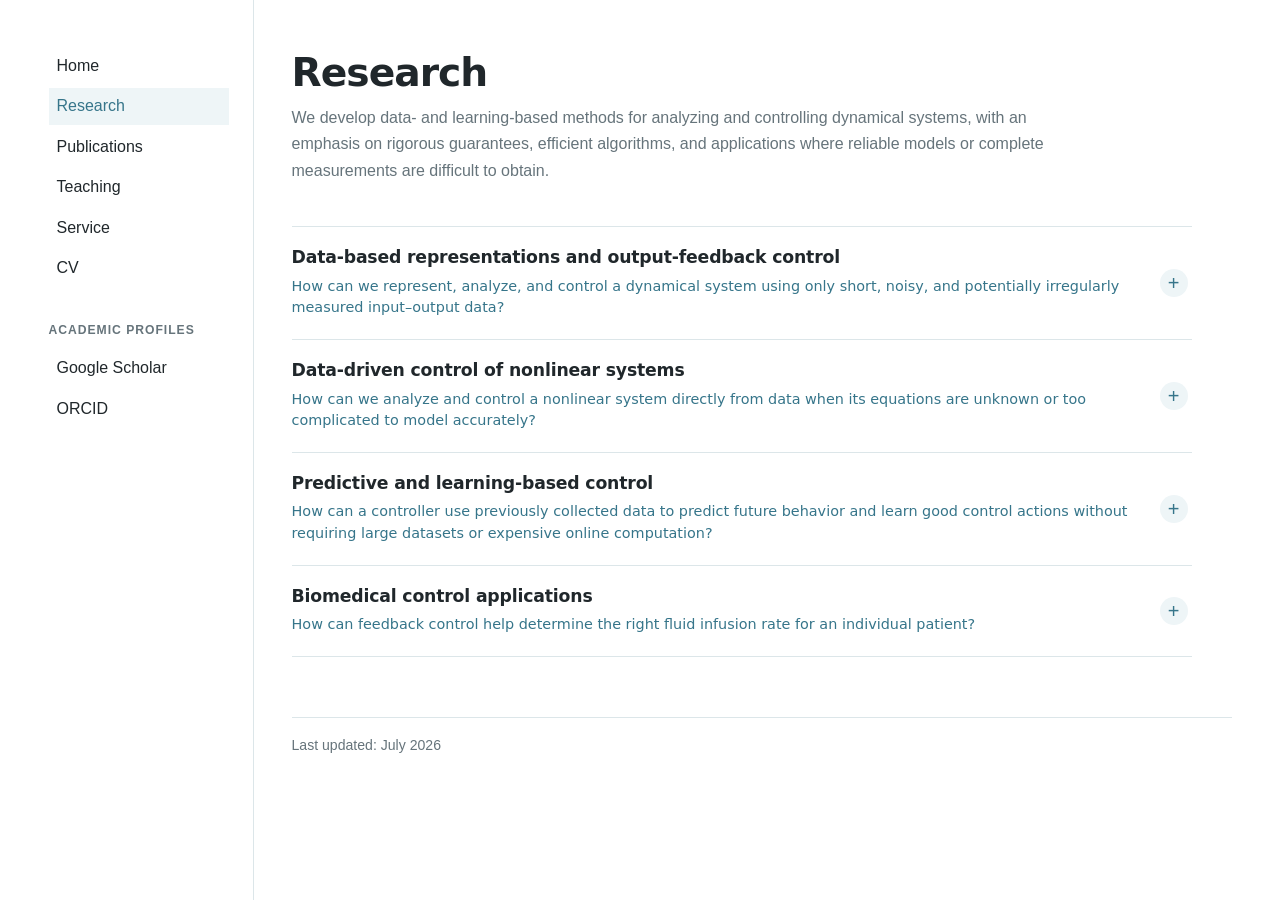
<file: research.html>
<!doctype html>
<html lang="en">
<head>
  <meta charset="utf-8">
  <meta name="viewport" content="width=device-width, initial-scale=1">
  <meta name="description" content="Research themes of Dr.-Ing. Mohammad Alsalti">
  <title>Research | Mohammad Alsalti</title>
  <link rel="stylesheet" href="style.css">
</head>
<body>
  <div class="page">
    <aside class="sidebar">
      <nav aria-label="Main navigation">
        <a href="index.html">Home</a><a class="current" href="research.html">Research</a>
        <a href="publications.html">Publications</a><a href="teaching.html">Teaching</a>
        <a href="service.html">Service</a><a href="cv.html">CV</a>
      </nav>
      <div class="sidebar-group">
        <p class="sidebar-heading">Academic profiles</p>
        <a target="_blank" rel="noopener noreferrer" href="https://scholar.google.com/citations?user=Eq-fD5sAAAAJ&amp;hl=en">Google Scholar</a>
        <a target="_blank" rel="noopener noreferrer" href="https://orcid.org/0000-0003-4728-3477">ORCID</a>
      </div>
    </aside>

    <main class="content research-page">
      <header class="page-header">
        <h1>Research</h1>
        <p>
          We develop data- and learning-based methods for analyzing and
          controlling dynamical systems, with an emphasis on rigorous
          guarantees, efficient algorithms, and applications where reliable
          models or complete measurements are difficult to obtain.
        </p>
      </header>

      <details class="research-disclosure">
        <summary>
          <h2>
            <span class="research-topic-title">Data-based representations and output-feedback control</span>
            <span class="research-summary-question">
              How can we represent, analyze, and control a dynamical system using
              only short, noisy, and potentially irregularly measured input–output data?
            </span>
          </h2>
        </summary>
        <div class="research-area">
          <div class="research-copy">
          <p>
            <strong>Why it matters.</strong> A mathematical model is not always
            available, and collecting long, perfectly sampled datasets may be
            expensive or simply impossible. Working directly with measured data
            can make analysis and controller design possible when conventional
            model-based methods are difficult to use.
          </p>
          <p>
            <strong>Our work.</strong> We develop data-based representations that
            capture the behavior of linear systems from limited input–output
            measurements. Our contributions also address missing samples, the
            design of sufficiently informative experiments, and output-feedback
            control of multivariable systems directly from data.
          </p>
          <p class="research-label">Representative work</p>
          <ul class="research-links">
            <li><a target="_blank" rel="noopener noreferrer" href="https://doi.org/10.1109/TAC.2024.3423053">System representations from irregularly measured data</a></li>
            <li><a target="_blank" rel="noopener noreferrer" href="https://doi.org/10.1109/TAC.2025.3553073">Data-driven output-feedback control of linear MIMO systems</a></li>
            <li><a target="_blank" rel="noopener noreferrer" href="https://doi.org/10.1109/LCSYS.2023.3287133">Design of persistently exciting inputs</a></li>
          </ul>
          </div>
          <figure class="research-figure">
            <img src="images/research/lti-behavioral-representation.svg" width="1200" height="1000" loading="lazy" decoding="async" alt="An input-output system producing incomplete data strings used for non-parametric representations and data-based control">
          </figure>
        </div>
      </details>

      <details class="research-disclosure">
        <summary>
          <h2>
            <span class="research-topic-title">Data-driven control of nonlinear systems</span>
            <span class="research-summary-question">
              How can we analyze and control a nonlinear system directly from data
              when its equations are unknown or too complicated to model accurately?
            </span>
          </h2>
        </summary>
        <div class="research-area">
          <div class="research-copy">
          <p>
            <strong>Why it matters.</strong> Nonlinear behavior appears in many
            physical and engineered systems, but most data-driven methods are
            easier to develop for linear systems. Extending reliable methods to
            nonlinear dynamics allows us to address a much broader range of
            practical control problems.
          </p>
          <p>
            <strong>Our work.</strong> We develop data-based representations and
            controllers for nonlinear systems. A particularly promising direction
            is descriptor embedding: we map nonlinear dynamics into a richer
            coordinate space in which they admit a structured descriptor
            representation. This may enable data-driven analysis and controller
            design without requiring the original nonlinear equations to belong
            to a restrictive model class.
          </p>
          <p class="research-label">Representative work</p>
          <ul class="research-links">
            <li><a target="_blank" rel="noopener noreferrer" href="https://doi.org/10.1109/TAC.2023.3249289">Data-based control of feedback-linearizable systems</a></li>
            <li><a target="_blank" rel="noopener noreferrer" href="https://doi.org/10.1016/j.ifacol.2023.10.1636">Data-driven nonlinear predictive control</a></li>
            <li><a target="_blank" rel="noopener noreferrer" href="https://arxiv.org/abs/2511.01457">Nonlinear stabilization via descriptor embedding</a></li>
          </ul>
          </div>
          <figure class="research-figure">
            <img src="images/research/nonlinear-descriptor-embedding.svg" width="1200" height="620" loading="lazy" decoding="async" alt="A nonlinear state transition from x t to x t plus one mapped by Z into embedded coordinates">
          </figure>
        </div>
      </details>

      <details class="research-disclosure">
        <summary>
          <h2>
            <span class="research-topic-title">Predictive and learning-based control</span>
            <span class="research-summary-question">
              How can a controller use previously collected data to predict future
              behavior and learn good control actions without requiring large
              datasets or expensive online computation?
            </span>
          </h2>
        </summary>
        <div class="research-area">
          <div class="research-copy">
          <p>
            <strong>Why it matters.</strong> Predictive control and reinforcement
            learning can choose control actions by looking ahead or learning from
            experience, but many methods require large amounts of data and
            computation. Reducing these requirements is important when experiments
            are costly or control decisions must be made in real time.
          </p>
          <p>
            <strong>Our work.</strong> We develop robust data-driven predictive
            control methods that work with short, noisy, and potentially irregular
            data while providing closed-loop guarantees. We also study efficient
            off-policy Q-learning methods that learn optimal output-feedback
            policies from a single offline input–output experiment, without a
            mathematical model or state measurements.
          </p>
          <p class="research-label">Representative work</p>
          <ul class="research-links">
            <li><a target="_blank" rel="noopener noreferrer" href="https://doi.org/10.1016/j.automatica.2026.113108">Robust and efficient data-driven predictive control</a></li>
            <li><a target="_blank" rel="noopener noreferrer" href="https://proceedings.mlr.press/v242/alsalti24a.html">Efficient data-based Q-learning for output-feedback control</a></li>
            <li><a target="_blank" rel="noopener noreferrer" href="https://doi.org/10.1109/TAC.2023.3235967">Off-policy Q-learning for discrete-time LQR</a></li>
          </ul>
          </div>
          <figure class="research-figure">
            <img src="images/research/predictive-learning-matlab-v2.png" width="1200" height="1200" loading="lazy" decoding="async" alt="Candidate output predictions and a selected constrained predictive-control trajectory">
          </figure>
        </div>
      </details>

      <details class="research-disclosure">
        <summary>
          <h2>
            <span class="research-topic-title">Biomedical control applications</span>
            <span class="research-summary-question">
              How can feedback control help determine the right fluid infusion rate
              for an individual patient?
            </span>
          </h2>
        </summary>
        <div class="research-area">
          <div class="research-copy">
          <p>
            <strong>Why it matters.</strong> Patients can respond differently to
            the same treatment, and their condition may change over time. A
            closed-loop system can use physiological measurements such as blood
            pressure to adjust the infusion rate according to the patient's response.
          </p>
          <p>
            <strong>Our work.</strong> We develop and evaluate closed-loop
            algorithms for automated fluid resuscitation in simulation. We also
            explore a data-driven predictive controller that personalizes
            fluid delivery without first identifying a patient-specific model,
            evaluated on 100 virtual patients.
          </p>
          <p class="research-label">Representative work</p>
          <ul class="research-links">
            <li><a target="_blank" rel="noopener noreferrer" href="https://doi.org/10.18416/AUTOMED.2026.2459">Data-driven patient-specific fluid resuscitation</a></li>
            <li><a target="_blank" rel="noopener noreferrer" href="https://doi.org/10.1115/1.4052312">Closed-loop hemorrhage resuscitation using blood-pressure feedback</a></li>
          </ul>
          </div>
          <figure class="research-figure">
            <img src="images/research/biomedical-control-matlab-v2.png" width="1200" height="1200" loading="lazy" decoding="async" alt="Closed-loop mean arterial pressure responses for a cohort of virtual patients approaching a target range">
          </figure>
        </div>
      </details>

      <footer><p>Last updated: July 2026</p></footer>
    </main>
  </div>
</body>
</html>
</file>
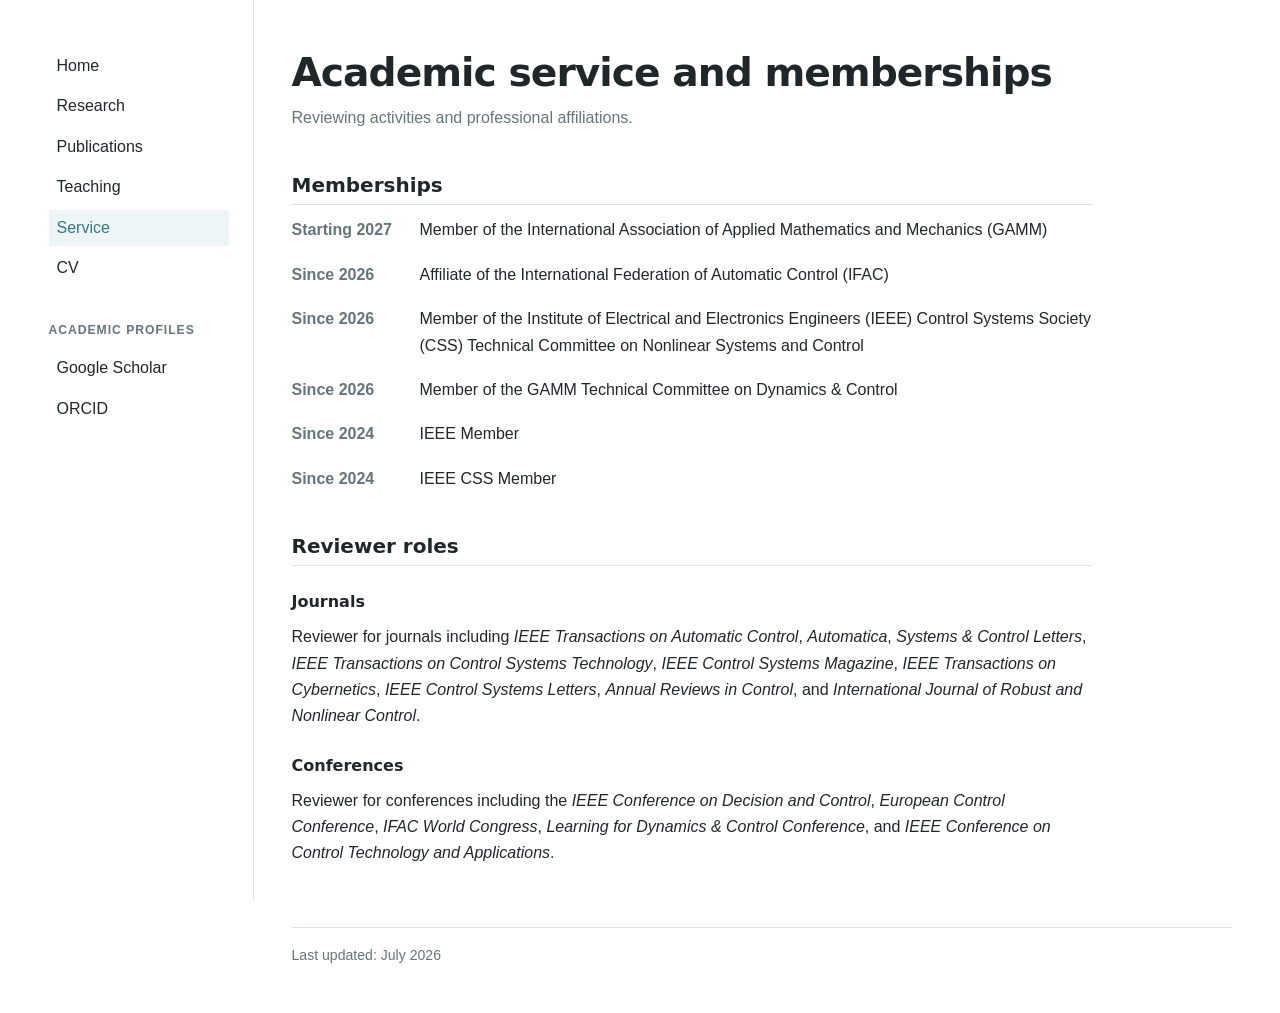
<file: service.html>
<!doctype html>
<html lang="en">
<head>
  <meta charset="utf-8">
  <meta name="viewport" content="width=device-width, initial-scale=1">
  <meta name="description" content="Academic service and memberships of Dr.-Ing. Mohammad Alsalti">
  <title>Service &amp; Memberships | Mohammad Alsalti</title>
  <link rel="stylesheet" href="style.css">
</head>
<body>
  <div class="page">
    <aside class="sidebar">
      <nav aria-label="Main navigation">
        <a href="index.html">Home</a><a href="research.html">Research</a>
        <a href="publications.html">Publications</a><a href="teaching.html">Teaching</a>
        <a class="current" href="service.html">Service</a><a href="cv.html">CV</a>
      </nav>
      <div class="sidebar-group">
        <p class="sidebar-heading">Academic profiles</p>
        <a target="_blank" rel="noopener noreferrer" href="https://scholar.google.com/citations?user=Eq-fD5sAAAAJ&amp;hl=en">Google Scholar</a>
        <a target="_blank" rel="noopener noreferrer" href="https://orcid.org/0000-0003-4728-3477">ORCID</a>
      </div>
    </aside>
    <main class="content">
      <header class="page-header"><h1>Academic service and memberships</h1><p>Reviewing activities and professional affiliations.</p></header>
      <section aria-labelledby="memberships-heading">
        <h2 id="memberships-heading">Memberships</h2>
        <dl class="timeline">
          <div><dt>Starting 2027</dt><dd>Member of the International Association of Applied Mathematics and Mechanics (GAMM)</dd></div>
          <div><dt>Since 2026</dt><dd>Affiliate of the International Federation of Automatic Control (IFAC)</dd></div>
          <div><dt>Since 2026</dt><dd>Member of the Institute of Electrical and Electronics Engineers (IEEE) Control Systems Society (CSS) Technical Committee on Nonlinear Systems and Control</dd></div>
          <div><dt>Since 2026</dt><dd>Member of the GAMM Technical Committee on Dynamics &amp; Control</dd></div>
          <div><dt>Since 2024</dt><dd>IEEE Member</dd></div>
          <div><dt>Since 2024</dt><dd>IEEE CSS Member</dd></div>
        </dl>
      </section>
      <section aria-labelledby="reviewing-heading">
        <h2 id="reviewing-heading">Reviewer roles</h2>
        <h3>Journals</h3>
        <p>Reviewer for journals including <em>IEEE Transactions on Automatic Control</em>, <em>Automatica</em>, <em>Systems &amp; Control Letters</em>, <em>IEEE Transactions on Control Systems Technology</em>, <em>IEEE Control Systems Magazine</em>, <em>IEEE Transactions on Cybernetics</em>, <em>IEEE Control Systems Letters</em>, <em>Annual Reviews in Control</em>, and <em>International Journal of Robust and Nonlinear Control</em>.</p>
        <h3>Conferences</h3>
        <p>Reviewer for conferences including the <em>IEEE Conference on Decision and Control</em>, <em>European Control Conference</em>, <em>IFAC World Congress</em>, <em>Learning for Dynamics &amp; Control Conference</em>, and <em>IEEE Conference on Control Technology and Applications</em>.</p>
      </section>
      <footer><p>Last updated: July 2026</p></footer>
    </main>
  </div>
</body>
</html>
</file>
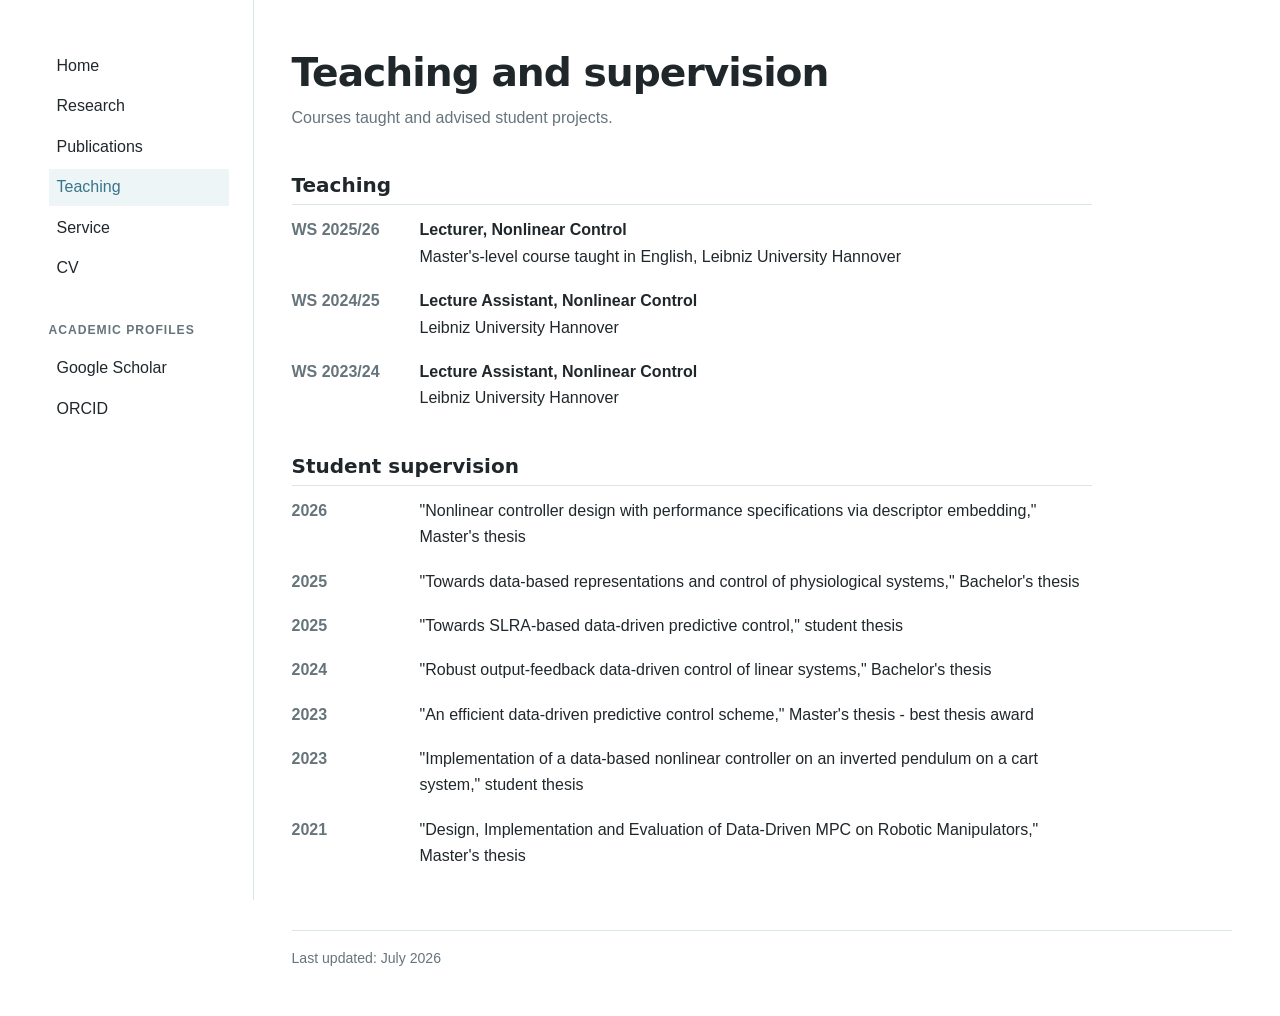
<file: teaching.html>
<!doctype html>
<html lang="en">
<head>
  <meta charset="utf-8">
  <meta name="viewport" content="width=device-width, initial-scale=1">
  <meta name="description" content="Teaching and student supervision by Dr.-Ing. Mohammad Alsalti">
  <title>Teaching | Mohammad Alsalti</title>
  <link rel="stylesheet" href="style.css?v=20260730">
</head>
<body>
  <div class="page">
    <aside class="sidebar">
      <nav aria-label="Main navigation">
        <a href="index.html">Home</a><a href="research.html">Research</a>
        <a href="publications.html">Publications</a><a class="current" href="teaching.html">Teaching</a>
        <a href="service.html">Service</a><a href="cv.html">CV</a>
      </nav>
      <div class="sidebar-group">
        <p class="sidebar-heading">Academic profiles</p>
        <a target="_blank" rel="noopener noreferrer" href="https://scholar.google.com/citations?user=Eq-fD5sAAAAJ&amp;hl=en">Google Scholar</a>
        <a target="_blank" rel="noopener noreferrer" href="https://orcid.org/0000-0003-4728-3477">ORCID</a>
      </div>
    </aside>
    <main class="content">
      <header class="page-header"><h1>Teaching and supervision</h1><p>Courses taught and advised student projects.</p></header>
      <section aria-labelledby="courses-heading">
        <h2 id="courses-heading">Teaching</h2>
        <dl class="timeline">
          <div><dt>WS 2025/26</dt><dd><strong>Lecturer, Nonlinear Control</strong><br>Master's-level course taught in English, Leibniz University Hannover</dd></div>
          <div><dt>WS 2024/25</dt><dd><strong>Lecture Assistant, Nonlinear Control</strong><br>Leibniz University Hannover</dd></div>
          <div><dt>WS 2023/24</dt><dd><strong>Lecture Assistant, Nonlinear Control</strong><br>Leibniz University Hannover</dd></div>
        </dl>
      </section>
      <section aria-labelledby="supervision-heading">
        <h2 id="supervision-heading">Student supervision</h2>
        <dl class="timeline">
          <div><dt>2026</dt><dd>"Nonlinear controller design with performance specifications via descriptor embedding," Master's thesis</dd></div>
          <div><dt>2025</dt><dd>"Towards data-based representations and control of physiological systems," Bachelor's thesis</dd></div>
          <div><dt>2025</dt><dd>"Towards SLRA-based data-driven predictive control," student thesis</dd></div>
          <div><dt>2024</dt><dd>"Robust output-feedback data-driven control of linear systems," Bachelor's thesis</dd></div>
          <div><dt>2023</dt><dd>"An efficient data-driven predictive control scheme," Master's thesis - best thesis award</dd></div>
          <div><dt>2023</dt><dd>"Implementation of a data-based nonlinear controller on an inverted pendulum on a cart system," student thesis</dd></div>
          <div><dt>2021</dt><dd>"Design, Implementation and Evaluation of Data-Driven MPC on Robotic Manipulators," Master's thesis</dd></div>
        </dl>
      </section>
      <footer><p>Last updated: July 2026</p></footer>
    </main>
  </div>
</body>
</html>
</file>
<file: style.css>
/*
  Academic homepage stylesheet
  Change the colors below to adjust the site's appearance.
*/
:root {
  --background: #ffffff;
  --text: #20272b;
  --muted: #66747b;
  --accent: #36758a;
  --accent-light: #eef5f7;
  --border: #dce6e9;
  --sidebar-width: 205px;
  --content-width: 940px;
}

* {
  box-sizing: border-box;
}

html {
  scroll-behavior: smooth;
}

body {
  margin: 0;
  background: var(--background);
  color: var(--text);
  font-family: Arial, Helvetica, sans-serif;
  font-size: 16px;
  line-height: 1.65;
}

a {
  color: var(--accent);
  text-decoration-thickness: 1px;
  text-underline-offset: 3px;
}

a:hover,
a:focus-visible {
  color: #204f60;
}

.page {
  display: grid;
  grid-template-columns: var(--sidebar-width) minmax(0, var(--content-width));
  gap: 38px;
  width: min(100% - 40px, calc(var(--sidebar-width) + var(--content-width) + 38px));
  margin: 0 auto;
}

.sidebar {
  position: sticky;
  top: 0;
  align-self: start;
  min-height: 100vh;
  padding: 48px 0;
  border-right: 1px solid var(--border);
}

.sidebar nav,
.sidebar-group {
  display: grid;
  gap: 4px;
  margin-right: 24px;
}

.sidebar nav a,
.sidebar-group a {
  padding: 5px 8px;
  color: var(--text);
  text-decoration: none;
}

.sidebar nav a:hover,
.sidebar nav a:focus-visible,
.sidebar nav .current,
.sidebar-group a:hover,
.sidebar-group a:focus-visible {
  color: var(--accent);
  background: var(--accent-light);
}

.sidebar-group {
  margin-top: 34px;
}

.sidebar-heading {
  margin: 0 0 6px;
  color: var(--muted);
  font-size: 0.76rem;
  font-weight: 700;
  letter-spacing: 0.08em;
  text-transform: uppercase;
}

.content {
  min-width: 0;
  padding: 48px 0 32px;
}

.page-header {
  max-width: 800px;
  margin-bottom: 42px;
}

.page-header h1 {
  margin-bottom: 8px;
}

.page-header p {
  color: var(--muted);
}

.publications-page .page-header {
  max-width: 900px;
}

@media (min-width: 1224px) {
  .publications-page {
    width: min(1120px, calc(50vw + 328px));
  }
}

.publications-layout {
  display: grid;
  grid-template-columns: minmax(0, 1fr) 288px;
  gap: 34px;
  align-items: start;
}

.publication-list-column {
  min-width: 0;
}

.publication-list-column section {
  max-width: none;
}

.publication-metrics {
  position: sticky;
  top: 28px;
  min-width: 0;
}

.research-page .page-header {
  max-width: 800px;
}

.research-area {
  display: grid;
  grid-template-columns: minmax(0, 1fr) 275px;
  gap: 30px;
  align-items: start;
  max-width: 900px;
  margin-bottom: 54px;
}

.research-disclosure {
  max-width: 900px;
  margin: 0;
  border-top: 1px solid var(--border);
}

.research-disclosure:last-of-type {
  border-bottom: 1px solid var(--border);
}

.research-disclosure > summary {
  position: relative;
  padding: 20px 50px 20px 0;
  cursor: pointer;
  list-style: none;
}

.research-disclosure > summary::-webkit-details-marker {
  display: none;
}

.research-disclosure > summary::after {
  position: absolute;
  top: 50%;
  right: 4px;
  display: grid;
  width: 28px;
  height: 28px;
  place-items: center;
  border-radius: 50%;
  background: var(--accent-light);
  color: var(--accent);
  content: "+";
  font-size: 1.25rem;
  font-weight: 400;
  line-height: 1;
  transform: translateY(-50%);
}

.research-disclosure[open] > summary::after {
  content: "–";
}

.research-disclosure > summary:focus-visible {
  outline: 2px solid var(--accent);
  outline-offset: 4px;
}

.research-disclosure > summary h2 {
  margin: 0;
  padding: 0;
  border: 0;
}

.research-topic-title {
  display: block;
  margin-bottom: 7px;
  color: var(--text);
  font-size: 1.08rem;
  font-weight: 600;
  letter-spacing: -0.01em;
}

.research-summary-question {
  display: block;
  color: var(--accent);
  font-size: 0.9rem;
  font-weight: 500;
  line-height: 1.5;
}

.research-disclosure > summary:hover .research-summary-question {
  color: #204f60;
}

.research-disclosure[open] > summary {
  border-bottom: 1px solid var(--border);
}

.research-disclosure .research-area {
  margin: 0;
  padding: 26px 0 34px;
}

.research-disclosure .research-figure {
  margin-top: 0;
}

.research-figure {
  width: 100%;
  margin: 42px 0 0;
}

.research-figure img {
  display: block;
  width: 100%;
  height: auto;
}

.research-copy > p:not(.research-label) {
  font-size: 0.94rem;
}

.research-label {
  margin: 22px 0 6px;
  color: var(--muted);
  font-size: 0.78rem;
  font-weight: 700;
  letter-spacing: 0.07em;
  text-transform: uppercase;
}

.research-links {
  margin-bottom: 0;
  padding-left: 1.2rem;
}

.research-links li {
  margin-bottom: 5px;
}

.introduction {
  display: grid;
  grid-template-columns: 260px 1fr;
  gap: 34px;
  align-items: end;
  margin-bottom: 50px;
}

.portrait-placeholder,
.portrait-placeholder img {
  width: 260px;
  height: 300px;
  border-radius: 2px;
}

.portrait-placeholder {
  display: grid;
  place-items: center;
  overflow: hidden;
  border: 1px solid var(--border);
  background: var(--accent-light);
  color: var(--muted);
}

.portrait-placeholder img {
  display: block;
  object-fit: cover;
}

h1,
h2,
h3 {
  font-family: system-ui, -apple-system, "Segoe UI", Arial, sans-serif;
  line-height: 1.25;
}

h1 {
  margin: 0 0 5px;
  font-size: clamp(1.8rem, 4vw, 2.45rem);
  font-weight: 600;
  letter-spacing: -0.025em;
}

.role {
  margin: 0 0 14px;
  color: var(--muted);
  font-size: 1.1rem;
}

.identity p:last-child {
  margin-bottom: 0;
}

.identity-contact {
  line-height: 1.65;
}

.course-page .page-header,
.course-page section {
  max-width: 900px;
}

.course-eyebrow,
.course-card-kicker {
  margin-bottom: 8px;
  color: var(--accent);
  font-size: 0.76rem;
  font-weight: 700;
  letter-spacing: 0.08em;
  text-transform: uppercase;
}

.course-lede {
  max-width: 720px;
  font-size: 1.08rem;
}

.course-meta {
  display: grid;
  grid-template-columns: repeat(3, 1fr);
  margin: 30px 0 0;
  padding: 18px 0;
  border-top: 1px solid var(--border);
  border-bottom: 1px solid var(--border);
}

.course-meta > div {
  padding: 0 20px;
  border-left: 1px solid var(--border);
}

.course-meta > div:first-child {
  padding-left: 0;
  border-left: 0;
}

.course-meta dt {
  margin-bottom: 2px;
  color: var(--muted);
  font-size: 0.76rem;
  font-weight: 700;
  letter-spacing: 0.06em;
  text-transform: uppercase;
}

.course-meta dd {
  margin: 0;
  font-weight: 600;
}

.course-notice {
  padding: 22px 24px;
  border-left: 3px solid var(--accent);
  background: var(--accent-light);
}

.course-notice h2 {
  margin-top: 0;
  padding-top: 0;
  border-top: 0;
}

.course-notice p:last-child,
.course-card p:last-child,
.course-acknowledgement {
  margin-bottom: 0;
}

.course-outcomes {
  columns: 2;
  column-gap: 44px;
}

.course-outcomes li {
  break-inside: avoid;
  margin-bottom: 8px;
}

.course-section-intro {
  color: var(--muted);
}

.course-module {
  max-width: 900px;
  margin: 0;
  border-top: 1px solid var(--border);
}

.course-module:last-of-type {
  border-bottom: 1px solid var(--border);
}

.course-module > summary {
  position: relative;
  display: grid;
  grid-template-columns: 44px minmax(0, 1fr) auto;
  gap: 16px;
  align-items: center;
  padding: 20px 50px 20px 0;
  cursor: pointer;
  list-style: none;
}

.course-module > summary::-webkit-details-marker {
  display: none;
}

.course-module > summary::after {
  position: absolute;
  top: 50%;
  right: 4px;
  display: grid;
  width: 28px;
  height: 28px;
  border: 1px solid var(--border);
  border-radius: 50%;
  color: var(--accent);
  content: "+";
  font-size: 1.25rem;
  font-weight: 400;
  line-height: 1;
  place-items: center;
  transform: translateY(-50%);
}

.course-module[open] > summary::after {
  content: "–";
}

.course-module > summary:focus-visible {
  outline: 2px solid var(--accent);
  outline-offset: 4px;
}

.course-module[open] > summary {
  border-bottom: 1px solid var(--border);
}

.module-number {
  color: var(--accent);
  font-size: 0.82rem;
  font-weight: 700;
  letter-spacing: 0.08em;
}

.module-heading strong,
.module-heading span {
  display: block;
}

.module-heading strong {
  margin-bottom: 3px;
  color: var(--text);
  font-size: 1.06rem;
}

.module-heading span {
  color: var(--muted);
  font-size: 0.88rem;
  line-height: 1.45;
}

.module-status {
  padding: 3px 8px;
  border: 1px solid var(--border);
  border-radius: 999px;
  color: var(--muted);
  font-size: 0.72rem;
  font-weight: 700;
  letter-spacing: 0.04em;
  white-space: nowrap;
  text-transform: uppercase;
}

.module-status.in-progress {
  border-color: #c5dce3;
  color: var(--accent);
  background: var(--accent-light);
}

.course-module-content {
  padding: 26px 0 34px 60px;
}

.course-module-grid {
  display: grid;
  grid-template-columns: repeat(2, minmax(0, 1fr));
  gap: 34px;
}

.course-module-content h3 {
  margin-top: 0;
}

.course-module-content ul {
  padding-left: 1.2rem;
}

.course-equation {
  margin-top: 22px;
  padding: 14px 18px;
  overflow-x: auto;
  border: 1px solid var(--border);
  background: #fbfdfe;
}

.course-card {
  padding: 24px 26px;
  border: 1px solid var(--border);
  border-left: 3px solid var(--accent);
  background: #fbfdfe;
}

.course-card h3 {
  margin-top: 0;
  font-size: 1.15rem;
}

.course-card h3 a {
  text-decoration: none;
}

.lecture-card {
  max-width: 760px;
}

.lecture-card + .lecture-card {
  margin-top: 16px;
}

.course-lecture-list {
  max-width: 760px;
  margin: 0;
  padding: 0;
  border-top: 1px solid var(--border);
  list-style: none;
}

.course-lecture-list li {
  margin: 0;
  border-bottom: 1px solid var(--border);
}

.course-lecture-list a {
  display: grid;
  grid-template-columns: 94px minmax(0, 1fr);
  gap: 18px;
  padding: 12px 8px;
  color: var(--text);
  font-weight: 600;
  text-decoration: none;
}

.course-lecture-list a:hover,
.course-lecture-list a:focus {
  color: var(--accent);
  background: var(--accent-light);
}

.course-lecture-list span {
  color: var(--accent);
  font-size: 0.78rem;
  font-weight: 700;
  letter-spacing: 0.04em;
  text-transform: uppercase;
}

.lecture-page .page-header,
.lecture-page section {
  max-width: 860px;
}

.lecture-page .course-equation {
  max-width: 760px;
}

.lecture-page .page-header {
  margin-bottom: 26px;
}

.lecture-equation {
  margin: 16px 0 20px;
  overflow-x: auto;
}

.lecture-pagination {
  display: grid;
  grid-template-columns: minmax(0, 1fr) minmax(0, 1fr);
  gap: 24px;
  max-width: 860px;
  margin-top: 48px;
  padding-top: 20px;
  border-top: 1px solid var(--border);
}

.lecture-pagination a {
  display: block;
  color: var(--accent);
  font-weight: 600;
  text-decoration: none;
}

.lecture-pagination a:hover,
.lecture-pagination a:focus {
  text-decoration: underline;
}

.lecture-pagination .next-lecture {
  text-align: right;
}

.lecture-pagination.has-course-link {
  grid-template-columns: minmax(0, 1fr) auto minmax(0, 1fr);
}

.lecture-pagination .course-overview-link {
  text-align: center;
}

.course-references li {
  margin-bottom: 6px;
}

.course-acknowledgement {
  padding-top: 14px;
  color: var(--muted);
  font-size: 0.9rem;
}

.citation-widget {
  padding: 20px 18px 16px;
  border: 1px solid var(--border);
  border-radius: 3px;
  background: #fbfdfe;
}

.citation-widget-header {
  display: flex;
  justify-content: space-between;
  gap: 20px;
  align-items: baseline;
  margin-bottom: 18px;
}

.citation-source {
  margin: 0;
  color: var(--text);
  font-weight: 700;
}

.citation-widget-header a {
  font-size: 0.88rem;
}

.citation-metrics {
  width: 100%;
  border-collapse: collapse;
  font-size: 0.92rem;
  font-variant-numeric: tabular-nums;
}

.citation-metrics th,
.citation-metrics td {
  padding: 7px 8px;
  border-bottom: 1px solid var(--border);
  text-align: right;
}

.citation-metrics th:first-child {
  padding-left: 0;
  text-align: left;
}

.citation-metrics th:last-child,
.citation-metrics td:last-child {
  padding-right: 0;
}

.citation-metrics thead th {
  color: var(--muted);
  font-size: 0.76rem;
  font-weight: 700;
  letter-spacing: 0.045em;
  text-transform: uppercase;
}

.citation-metrics tbody th {
  font-weight: 500;
}

.citation-metrics tbody td {
  font-weight: 700;
}

.citation-history h3 {
  margin: 24px 0 10px;
  color: var(--muted);
  font-size: 0.76rem;
  letter-spacing: 0.045em;
  text-transform: uppercase;
}

.citation-bars {
  display: grid;
  grid-template-columns: repeat(6, minmax(28px, 1fr));
  gap: 7px;
  height: 174px;
  padding: 20px 4px 0;
  background-image: repeating-linear-gradient(
    to bottom,
    var(--border) 0,
    var(--border) 1px,
    transparent 1px,
    transparent 38px
  );
  font-variant-numeric: tabular-nums;
}

.citation-bar-item {
  display: grid;
  grid-template-rows: minmax(0, 1fr) auto;
  gap: 5px;
  min-width: 0;
  text-align: center;
}

.citation-bar-column {
  display: flex;
  min-height: 0;
  align-items: flex-end;
  justify-content: center;
  border-bottom: 1px solid var(--muted);
}

.citation-bar {
  position: relative;
  display: block;
  width: min(24px, 70%);
  min-height: 2px;
  height: var(--bar-height);
  background: var(--accent);
}

.citation-bar-current {
  background: #7897a2;
}

.citation-bar-value {
  position: absolute;
  bottom: calc(100% + 2px);
  left: 50%;
  color: var(--text);
  font-size: 0.68rem;
  line-height: 1;
  transform: translateX(-50%);
}

.citation-bar-year {
  color: var(--muted);
  font-size: 0.68rem;
}

.citation-updated {
  margin: 16px 0 0;
  color: var(--muted);
  font-size: 0.78rem;
}

section {
  max-width: 800px;
  margin: 0 0 42px;
  scroll-margin-top: 24px;
}

h2 {
  margin: 0 0 12px;
  padding-bottom: 6px;
  border-bottom: 1px solid var(--border);
  font-size: 1.25rem;
  font-weight: 600;
}

p,
ul,
ol {
  margin-top: 0;
}

.publications {
  padding-left: 1.4rem;
}

.publications-page .publications {
  font-size: 0.94rem;
}

.publications li {
  margin-bottom: 16px;
  padding-left: 7px;
}

.more-link {
  font-weight: 600;
}

.news-item {
  display: grid;
  grid-template-columns: 120px 1fr;
  gap: 18px;
  margin-bottom: 14px;
}

.news-item time {
  color: var(--muted);
  font-weight: 600;
}

.news-item p {
  margin-bottom: 0;
}

.news-disclosure {
  max-width: 800px;
  margin: 0;
  border-top: 1px solid var(--border);
}

.news-disclosure:last-of-type {
  border-bottom: 1px solid var(--border);
}

.news-disclosure > summary {
  position: relative;
  padding: 18px 50px 18px 0;
  cursor: pointer;
  list-style: none;
}

.news-disclosure > summary::-webkit-details-marker {
  display: none;
}

.news-disclosure > summary::after {
  position: absolute;
  top: 50%;
  right: 4px;
  display: grid;
  width: 28px;
  height: 28px;
  place-items: center;
  border-radius: 50%;
  background: var(--accent-light);
  color: var(--accent);
  content: "+";
  font-size: 1.25rem;
  font-weight: 400;
  line-height: 1;
  transform: translateY(-50%);
}

.news-disclosure[open] > summary::after {
  content: "–";
}

.news-disclosure > summary:focus-visible {
  outline: 2px solid var(--accent);
  outline-offset: 4px;
}

.news-disclosure > summary h2,
.news-disclosure > summary h3 {
  display: flex;
  gap: 12px;
  align-items: baseline;
  margin: 0;
  padding: 0;
  border: 0;
}

.news-year {
  color: var(--text);
  font-size: 1.08rem;
  font-weight: 600;
}

.news-count {
  color: var(--muted);
  font-size: 0.8rem;
  font-weight: 400;
}

.news-disclosure[open] > summary {
  border-bottom: 1px solid var(--border);
}

.news-year-content {
  padding: 22px 0 10px;
}

.news-year-content .news-item:last-child {
  margin-bottom: 0;
}

h3 {
  margin: 26px 0 12px;
  font-size: 1rem;
}

.timeline {
  margin: 0;
}

.timeline > div {
  display: grid;
  grid-template-columns: 110px 1fr;
  gap: 18px;
  margin-bottom: 18px;
}

.timeline dt {
  color: var(--muted);
  font-weight: 600;
}

.timeline dd {
  margin: 0;
}

.detail {
  color: var(--muted);
}

address {
  font-style: normal;
}

footer {
  margin-top: 60px;
  padding-top: 16px;
  border-top: 1px solid var(--border);
  color: var(--muted);
  font-size: 0.88rem;
}

/* Tablet and phone layout */
@media (max-width: 760px) {
  .page {
    display: block;
    width: min(100% - 32px, 660px);
  }

  .sidebar {
    position: static;
    min-height: auto;
    padding: 26px 0 20px;
    border-right: 0;
    border-bottom: 1px solid var(--border);
  }

  .sidebar nav {
    display: flex;
    flex-wrap: wrap;
    gap: 3px 8px;
    margin-right: 0;
  }

  .sidebar-group {
    display: none;
  }

  .course-meta {
    grid-template-columns: 1fr;
  }

  .course-meta > div,
  .course-meta > div:first-child {
    padding: 10px 0;
    border-top: 1px solid var(--border);
    border-left: 0;
  }

  .course-meta > div:first-child {
    padding-top: 0;
    border-top: 0;
  }

  .course-meta > div:last-child {
    padding-bottom: 0;
  }

  .course-outcomes {
    columns: auto;
  }

  .lecture-pagination {
    grid-template-columns: 1fr;
    gap: 12px;
  }

  .lecture-pagination.has-course-link {
    grid-template-columns: 1fr;
  }

  .lecture-pagination .course-overview-link,
  .lecture-pagination .next-lecture {
    text-align: left;
  }

  .course-lecture-list a {
    grid-template-columns: 78px minmax(0, 1fr);
    gap: 12px;
  }

  .course-module > summary {
    grid-template-columns: 34px minmax(0, 1fr);
    gap: 12px;
    padding-right: 44px;
  }

  .module-status {
    grid-column: 2;
    justify-self: start;
  }

  .course-module-content {
    padding-left: 0;
  }

  .course-module-grid {
    grid-template-columns: 1fr;
    gap: 12px;
  }

  .content {
    padding-top: 32px;
  }

  .introduction {
    grid-template-columns: 170px 1fr;
    gap: 24px;
  }

  .research-area {
    display: block;
  }

  .research-disclosure > summary {
    padding: 17px 44px 17px 0;
  }

  .research-disclosure .research-area {
    padding-top: 22px;
  }

  .research-figure {
    max-width: 360px;
    margin: 24px auto 0;
  }

  .research-disclosure .research-figure {
    margin-top: 24px;
  }

  .portrait-placeholder,
  .portrait-placeholder img {
    width: 170px;
    height: 205px;
  }

}

@media (max-width: 1020px) {
  .publications-layout {
    display: block;
  }

  .publication-metrics {
    position: static;
    max-width: 380px;
    margin-top: 48px;
  }
}

@media (max-width: 520px) {
  .introduction {
    display: block;
  }

  .portrait-placeholder {
    margin-bottom: 24px;
  }

  .timeline > div {
    display: block;
  }

  .news-item {
    display: block;
  }

  .news-item time {
    display: block;
    margin-bottom: 3px;
  }

  .timeline dt {
    margin-bottom: 2px;
  }

  .citation-widget {
    padding: 18px 16px 14px;
  }

  .citation-bars {
    gap: 3px;
    padding-right: 0;
    padding-left: 0;
  }

  .citation-metrics {
    font-size: 0.86rem;
  }

  .citation-metrics th,
  .citation-metrics td {
    padding-right: 5px;
    padding-left: 5px;
  }
}
</file>
